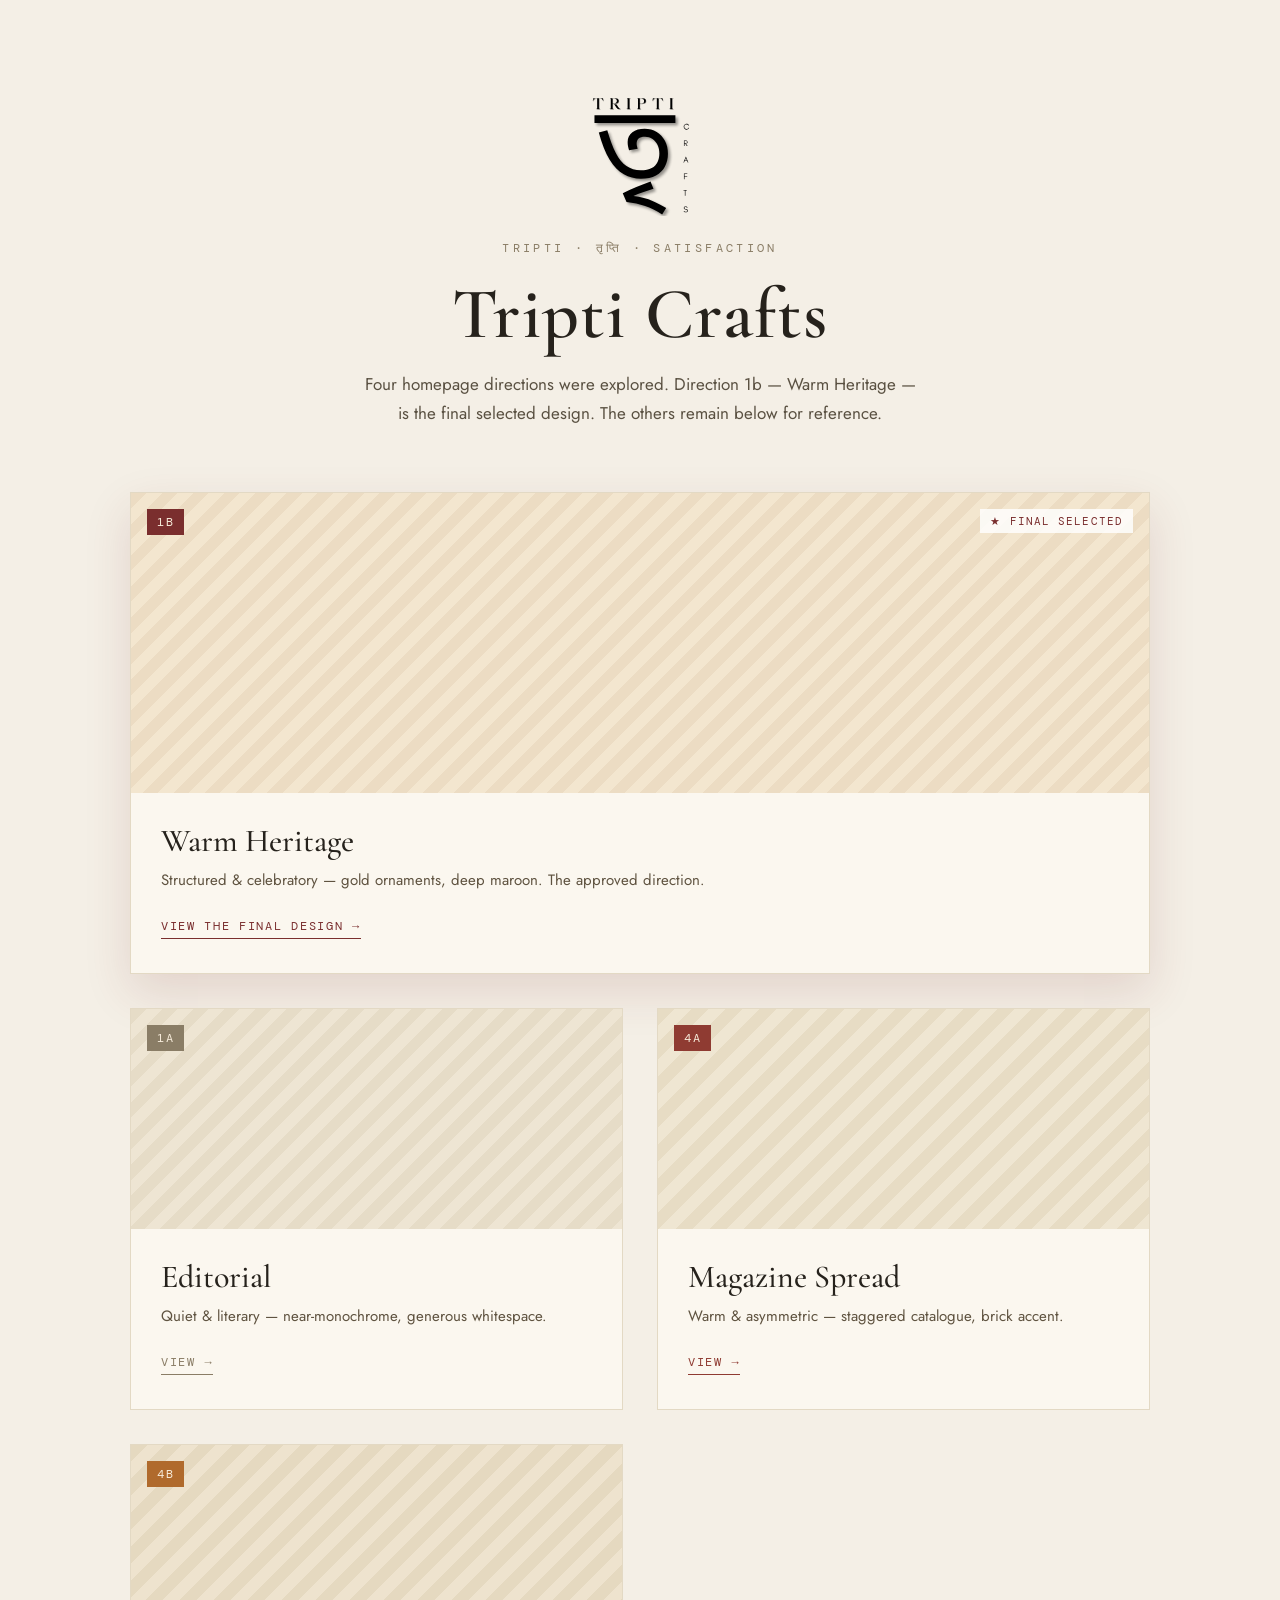
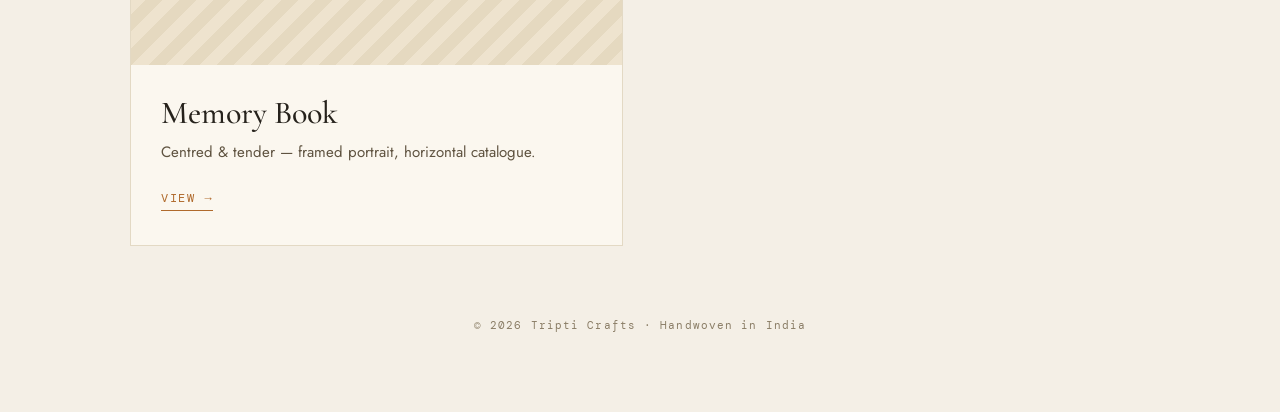
<file: site/index.html>
<!doctype html>
<html lang="en">
  <head>
    <meta charset="utf-8" />
    <meta name="viewport" content="width=device-width, initial-scale=1" />
    <title>Tripti Crafts — Homepage Directions</title>
    <link rel="preconnect" href="https://fonts.googleapis.com" />
    <link rel="preconnect" href="https://fonts.gstatic.com" crossorigin />
    <link
      href="https://fonts.googleapis.com/css2?family=Cormorant+Garamond:ital,wght@0,400;0,500;0,600;1,400;1,500&family=Jost:wght@300;400;500&family=Marcellus&family=DM+Mono:wght@400;500&display=swap"
      rel="stylesheet"
    />
    <link rel="stylesheet" href="index.css" />
  </head>
  <body>
    <main class="gallery">
      <header class="gallery__head">
        <img src="logo.svg" class="gallery__logo" alt="Tripti Crafts logo" />
        <p class="eyebrow">Tripti · तृप्ति · satisfaction</p>
        <h1 class="gallery__wordmark">Tripti Crafts</h1>
        <p class="gallery__sub">
          Four homepage directions were explored. Direction 1b — Warm Heritage —
          is the final selected design. The others remain below for reference.
        </p>
      </header>

      <ul class="cards">
        <li class="cards__final">
          <a
            class="card card--final"
            href="warm-heritage.html"
            style="--accent: #7a2e2e"
          >
            <span class="card__swatch swatch--1b"
              ><span class="card__badge">1b</span
              ><span class="card__fav">★ Final selected</span></span
            >
            <span class="card__body">
              <span class="card__name">Warm Heritage</span>
              <span class="card__desc"
                >Structured &amp; celebratory — gold ornaments, deep maroon. The
                approved direction.</span
              >
              <span class="card__cta">View the final design →</span>
            </span>
          </a>
        </li>
        <li>
          <a class="card" href="editorial.html" style="--accent: #8a7d66">
            <span class="card__swatch swatch--1a"
              ><span class="card__badge">1a</span></span
            >
            <span class="card__body">
              <span class="card__name">Editorial</span>
              <span class="card__desc"
                >Quiet &amp; literary — near-monochrome, generous
                whitespace.</span
              >
              <span class="card__cta">View →</span>
            </span>
          </a>
        </li>
        <li>
          <a class="card" href="magazine-spread.html" style="--accent: #8f3b32">
            <span class="card__swatch swatch--4a"
              ><span class="card__badge">4a</span></span
            >
            <span class="card__body">
              <span class="card__name">Magazine Spread</span>
              <span class="card__desc"
                >Warm &amp; asymmetric — staggered catalogue, brick
                accent.</span
              >
              <span class="card__cta">View →</span>
            </span>
          </a>
        </li>
        <li>
          <a class="card" href="memory-book.html" style="--accent: #b06a2c">
            <span class="card__swatch swatch--4b"
              ><span class="card__badge">4b</span></span
            >
            <span class="card__body">
              <span class="card__name">Memory Book</span>
              <span class="card__desc"
                >Centred &amp; tender — framed portrait, horizontal
                catalogue.</span
              >
              <span class="card__cta">View →</span>
            </span>
          </a>
        </li>
      </ul>

      <footer class="gallery__foot">
        © 2026 Tripti Crafts · Handwoven in India
      </footer>
    </main>
  </body>
</html>
</file>
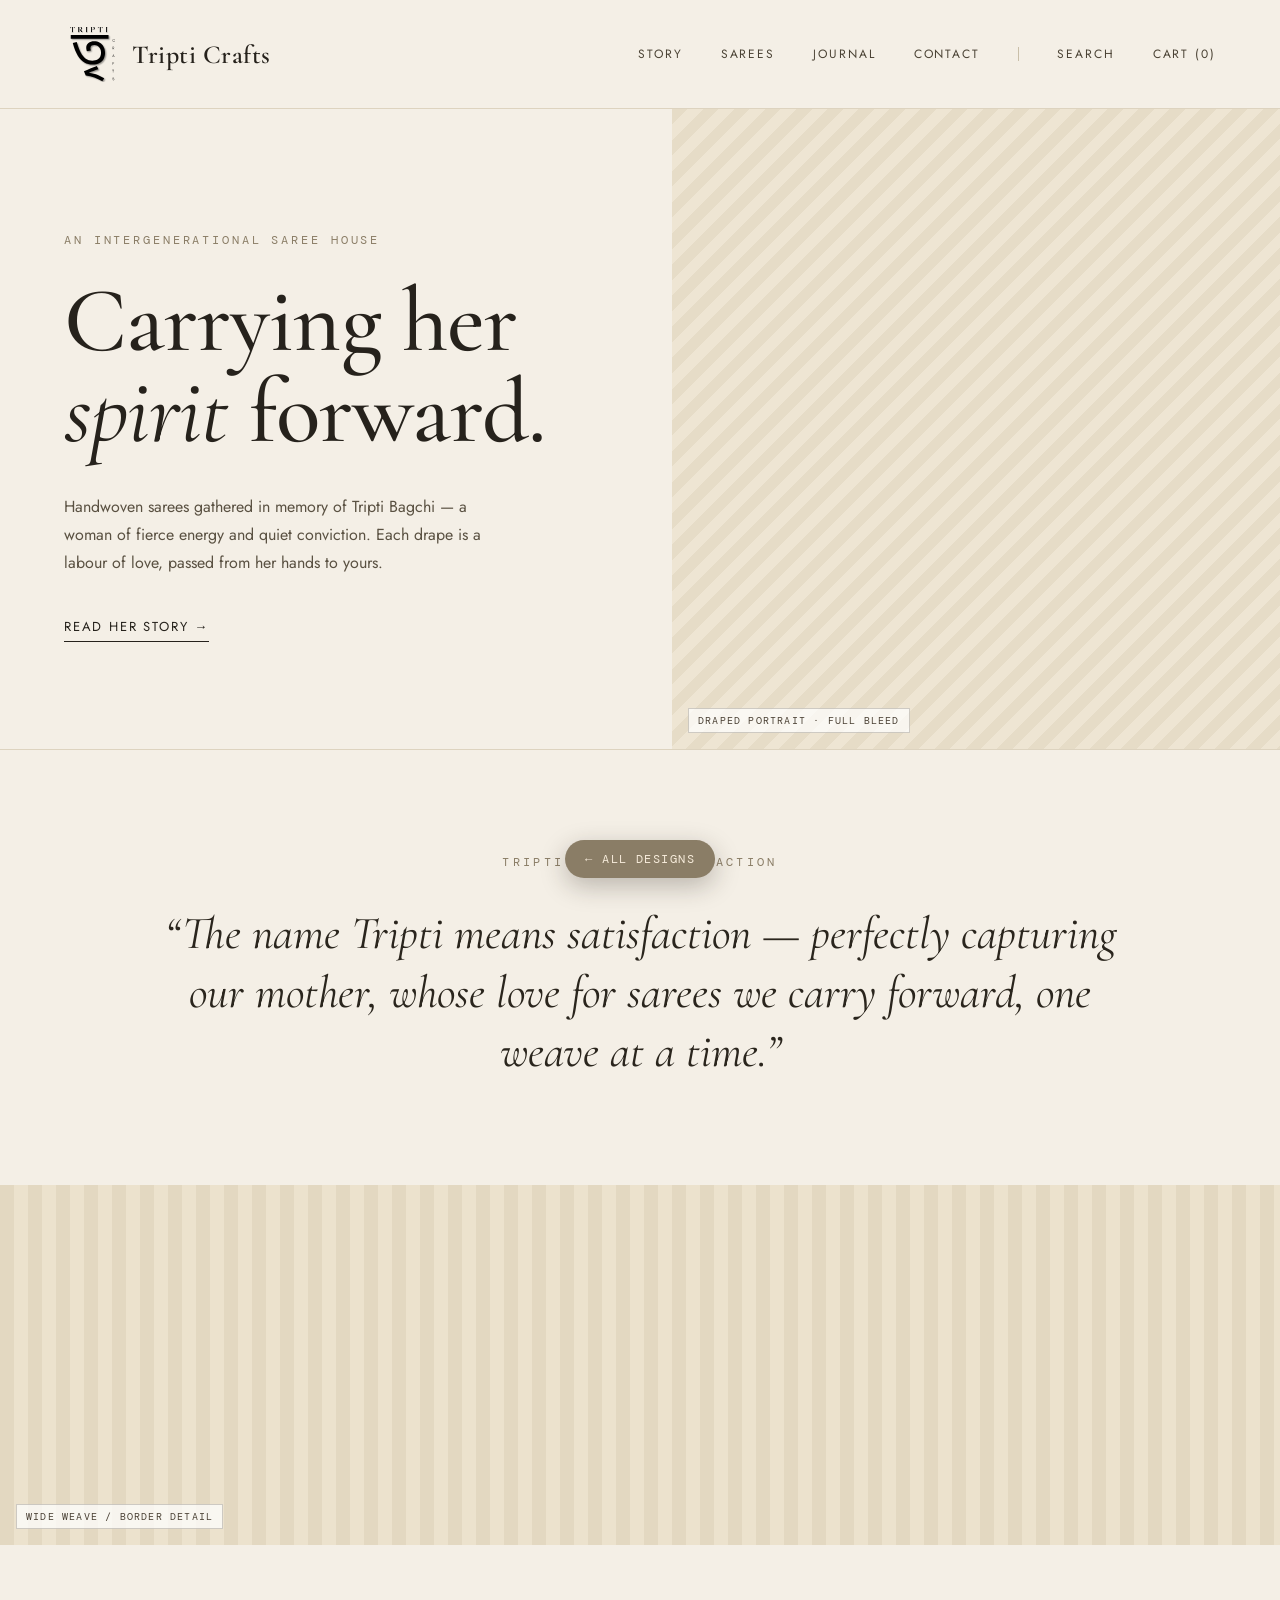
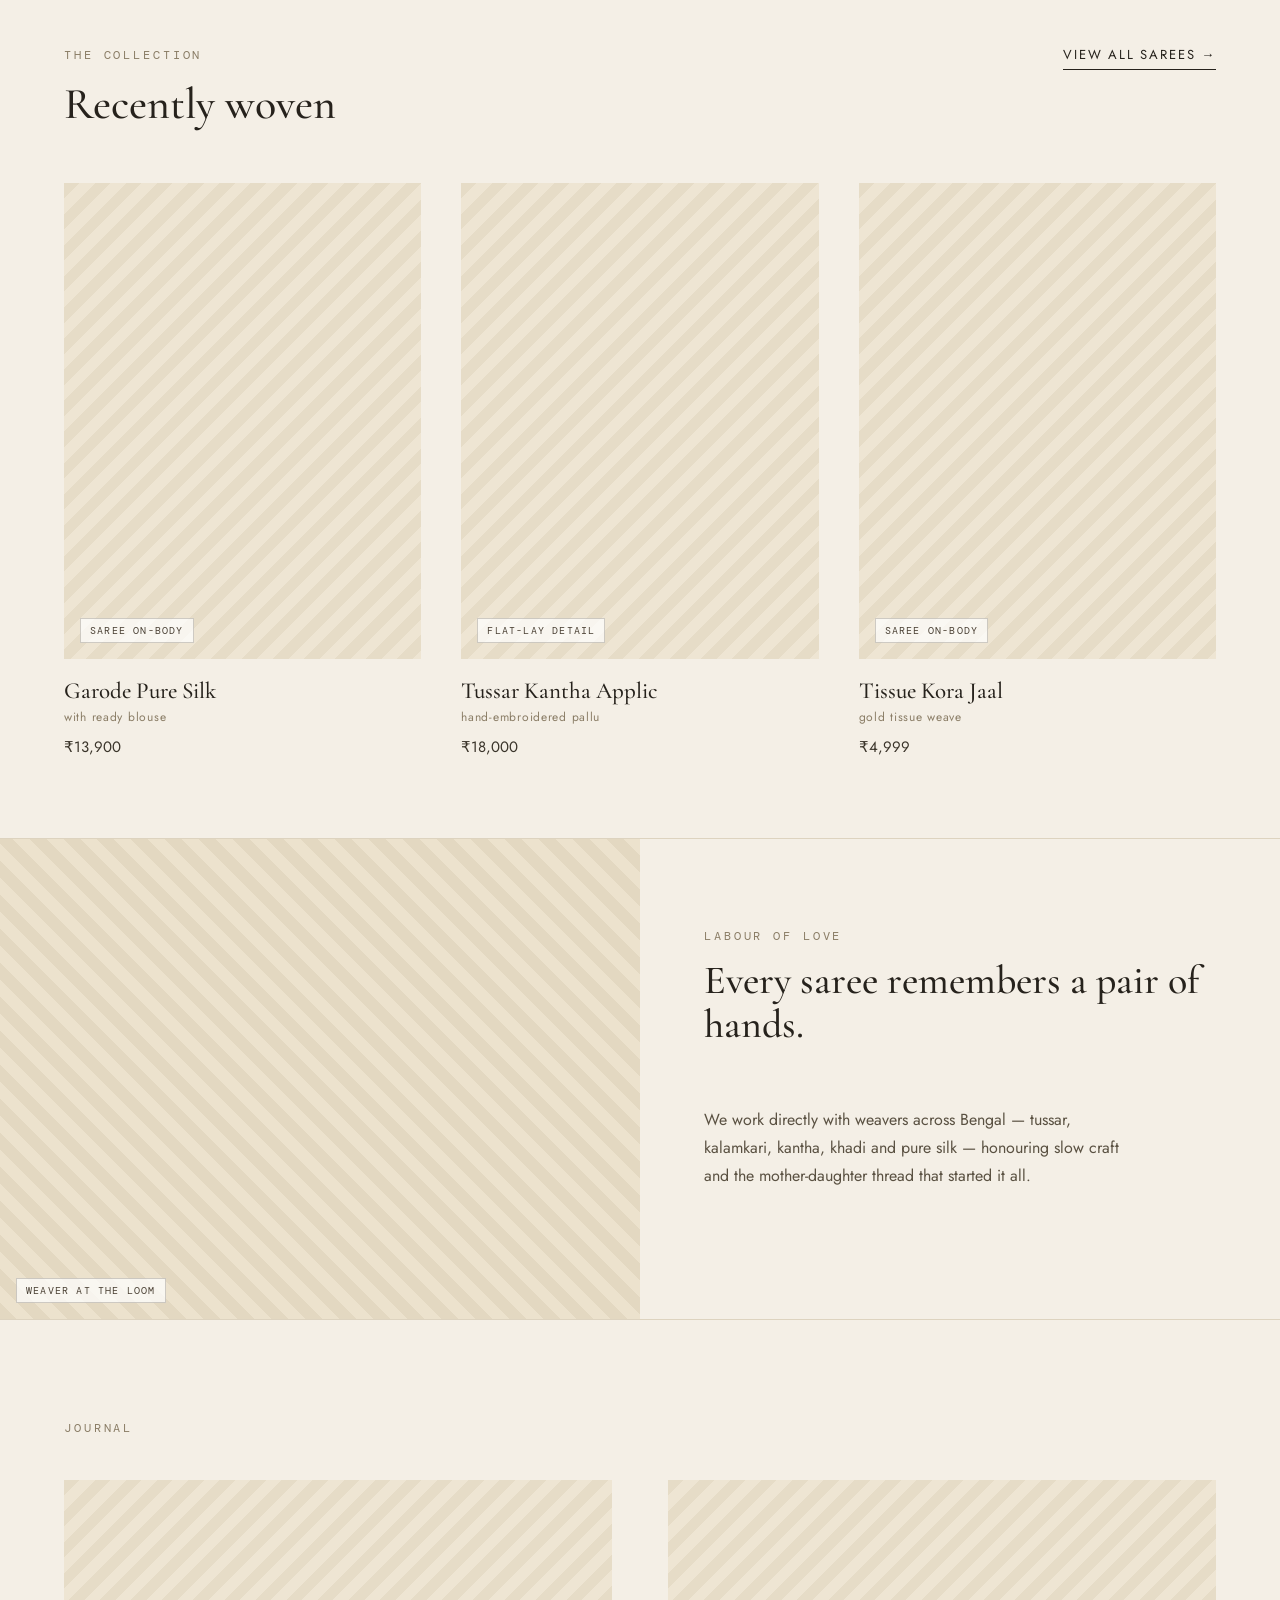
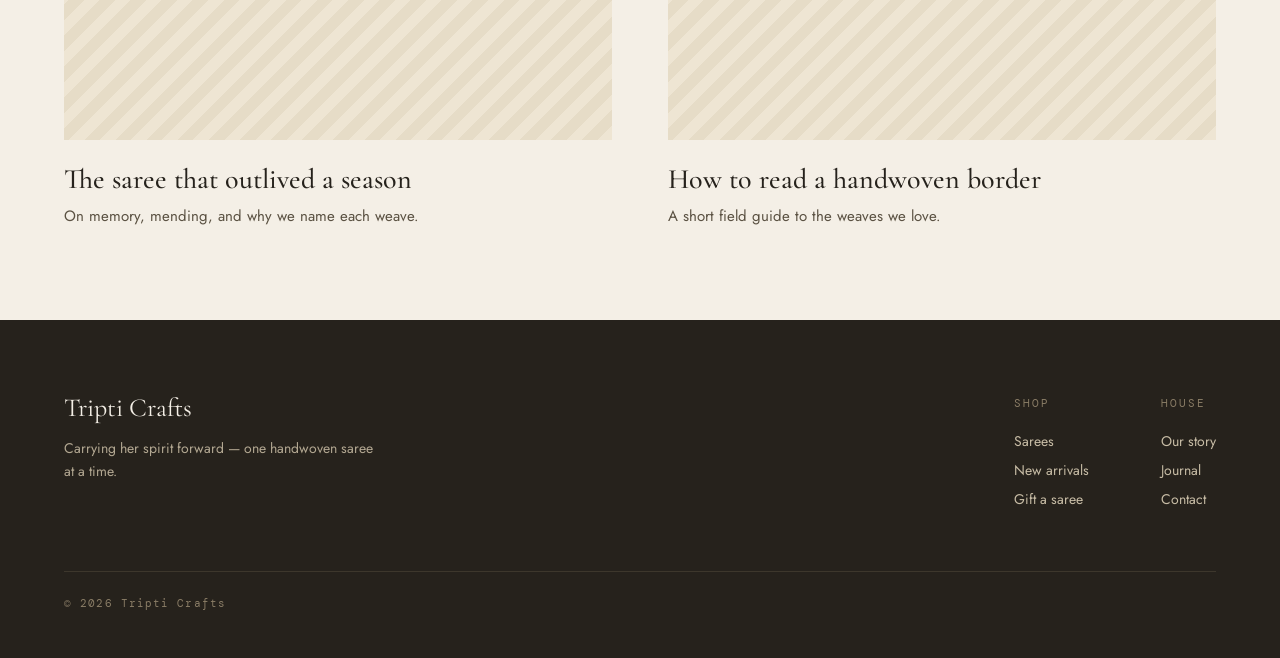
<file: site/editorial.html>
<!DOCTYPE html>
<html lang="en">
<head>
<meta charset="utf-8">
<meta name="viewport" content="width=device-width, initial-scale=1">
<title>Tripti Crafts — Editorial</title>
<link rel="preconnect" href="https://fonts.googleapis.com">
<link rel="preconnect" href="https://fonts.gstatic.com" crossorigin>
<link href="https://fonts.googleapis.com/css2?family=Cormorant+Garamond:ital,wght@0,400;0,500;0,600;1,400;1,500&family=Jost:wght@300;400;500&family=DM+Mono:wght@400;500&display=swap" rel="stylesheet">
<link rel="stylesheet" href="editorial.css">
</head>
<body>

<input type="checkbox" id="nav-toggle" class="nav-toggle" hidden>
<header class="hdr">
  <label for="nav-toggle" class="hdr__burger" aria-label="Toggle menu">☰</label>
  <a href="#" class="hdr__brand"><img src="logo.svg" class="hdr__logo" alt=""><span>Tripti Crafts</span></a>
  <nav class="hdr__nav">
    <a href="#">Story</a>
    <a href="#">Sarees</a>
    <a href="#">Journal</a>
    <a href="#">Contact</a>
    <span class="hdr__sep"></span>
    <a href="#">Search</a>
    <a href="#">Cart (0)</a>
  </nav>
  <a href="#" class="hdr__cart">Cart (0)</a>
</header>

<main>
  <!-- hero -->
  <section class="hero">
    <div class="hero__text">
      <p class="eyebrow eyebrow--accent">An intergenerational saree house</p>
      <h1 class="hero__title">Carrying her<br><em>spirit</em> forward.</h1>
      <p class="hero__body">Handwoven sarees gathered in memory of Tripti Bagchi — a woman of fierce energy and quiet conviction. Each drape is a labour of love, passed from her hands to yours.</p>
      <a href="#" class="link-underline">Read her story →</a>
    </div>
    <div class="hero__img ph">
      <span class="ph__cap">draped portrait · full bleed</span>
    </div>
  </section>

  <!-- pull quote -->
  <section class="quote">
    <p class="eyebrow">Tripti · तृप्ति · satisfaction</p>
    <blockquote class="quote__text">“The name Tripti means satisfaction — perfectly capturing our mother, whose love for sarees we carry forward, one weave at a time.”</blockquote>
  </section>

  <!-- weave detail band -->
  <section class="weave-band ph">
    <span class="ph__cap">wide weave / border detail</span>
  </section>

  <!-- featured -->
  <section class="featured">
    <div class="section-head">
      <div>
        <p class="eyebrow">The collection</p>
        <h2 class="section-title">Recently woven</h2>
      </div>
      <a href="#" class="link-underline">View all sarees →</a>
    </div>
    <div class="grid-3">
      <article class="product">
        <div class="product__img ph ratio-34"><span class="ph__cap">saree on-body</span></div>
        <h3 class="product__name">Garode Pure Silk</h3>
        <p class="product__sub">with ready blouse</p>
        <p class="product__price">₹13,900</p>
      </article>
      <article class="product">
        <div class="product__img ph ratio-34"><span class="ph__cap">flat-lay detail</span></div>
        <h3 class="product__name">Tussar Kantha Applic</h3>
        <p class="product__sub">hand-embroidered pallu</p>
        <p class="product__price">₹18,000</p>
      </article>
      <article class="product">
        <div class="product__img ph ratio-34"><span class="ph__cap">saree on-body</span></div>
        <h3 class="product__name">Tissue Kora Jaal</h3>
        <p class="product__sub">gold tissue weave</p>
        <p class="product__price">₹4,999</p>
      </article>
    </div>
  </section>

  <!-- labour of love -->
  <section class="split">
    <div class="split__img ph"><span class="ph__cap">weaver at the loom</span></div>
    <div class="split__text">
      <p class="eyebrow">Labour of love</p>
      <h2 class="split__title">Every saree remembers a pair of hands.</h2>
      <p class="hero__body">We work directly with weavers across Bengal — tussar, kalamkari, kantha, khadi and pure silk — honouring slow craft and the mother-daughter thread that started it all.</p>
    </div>
  </section>

  <!-- journal -->
  <section class="journal">
    <p class="eyebrow">Journal</p>
    <div class="grid-2">
      <article>
        <div class="journal__img ph"></div>
        <h3 class="journal__title">The saree that outlived a season</h3>
        <p class="journal__body">On memory, mending, and why we name each weave.</p>
      </article>
      <article>
        <div class="journal__img ph"></div>
        <h3 class="journal__title">How to read a handwoven border</h3>
        <p class="journal__body">A short field guide to the weaves we love.</p>
      </article>
    </div>
  </section>
</main>

<footer class="footer">
  <div class="footer__top">
    <div class="footer__brand">
      <div class="footer__wordmark">Tripti Crafts</div>
      <p class="footer__tag">Carrying her spirit forward — one handwoven saree at a time.</p>
    </div>
    <div class="footer__cols">
      <div>
        <div class="footer__label">Shop</div>
        <div>Sarees</div><div>New arrivals</div><div>Gift a saree</div>
      </div>
      <div>
        <div class="footer__label">House</div>
        <div>Our story</div><div>Journal</div><div>Contact</div>
      </div>
    </div>
  </div>
  <div class="footer__copy">© 2026 Tripti Crafts</div>
</footer>

<a href="index.html" class="back-to-gallery" aria-label="Back to all designs">← All designs</a>

</body>
</html>
</file>
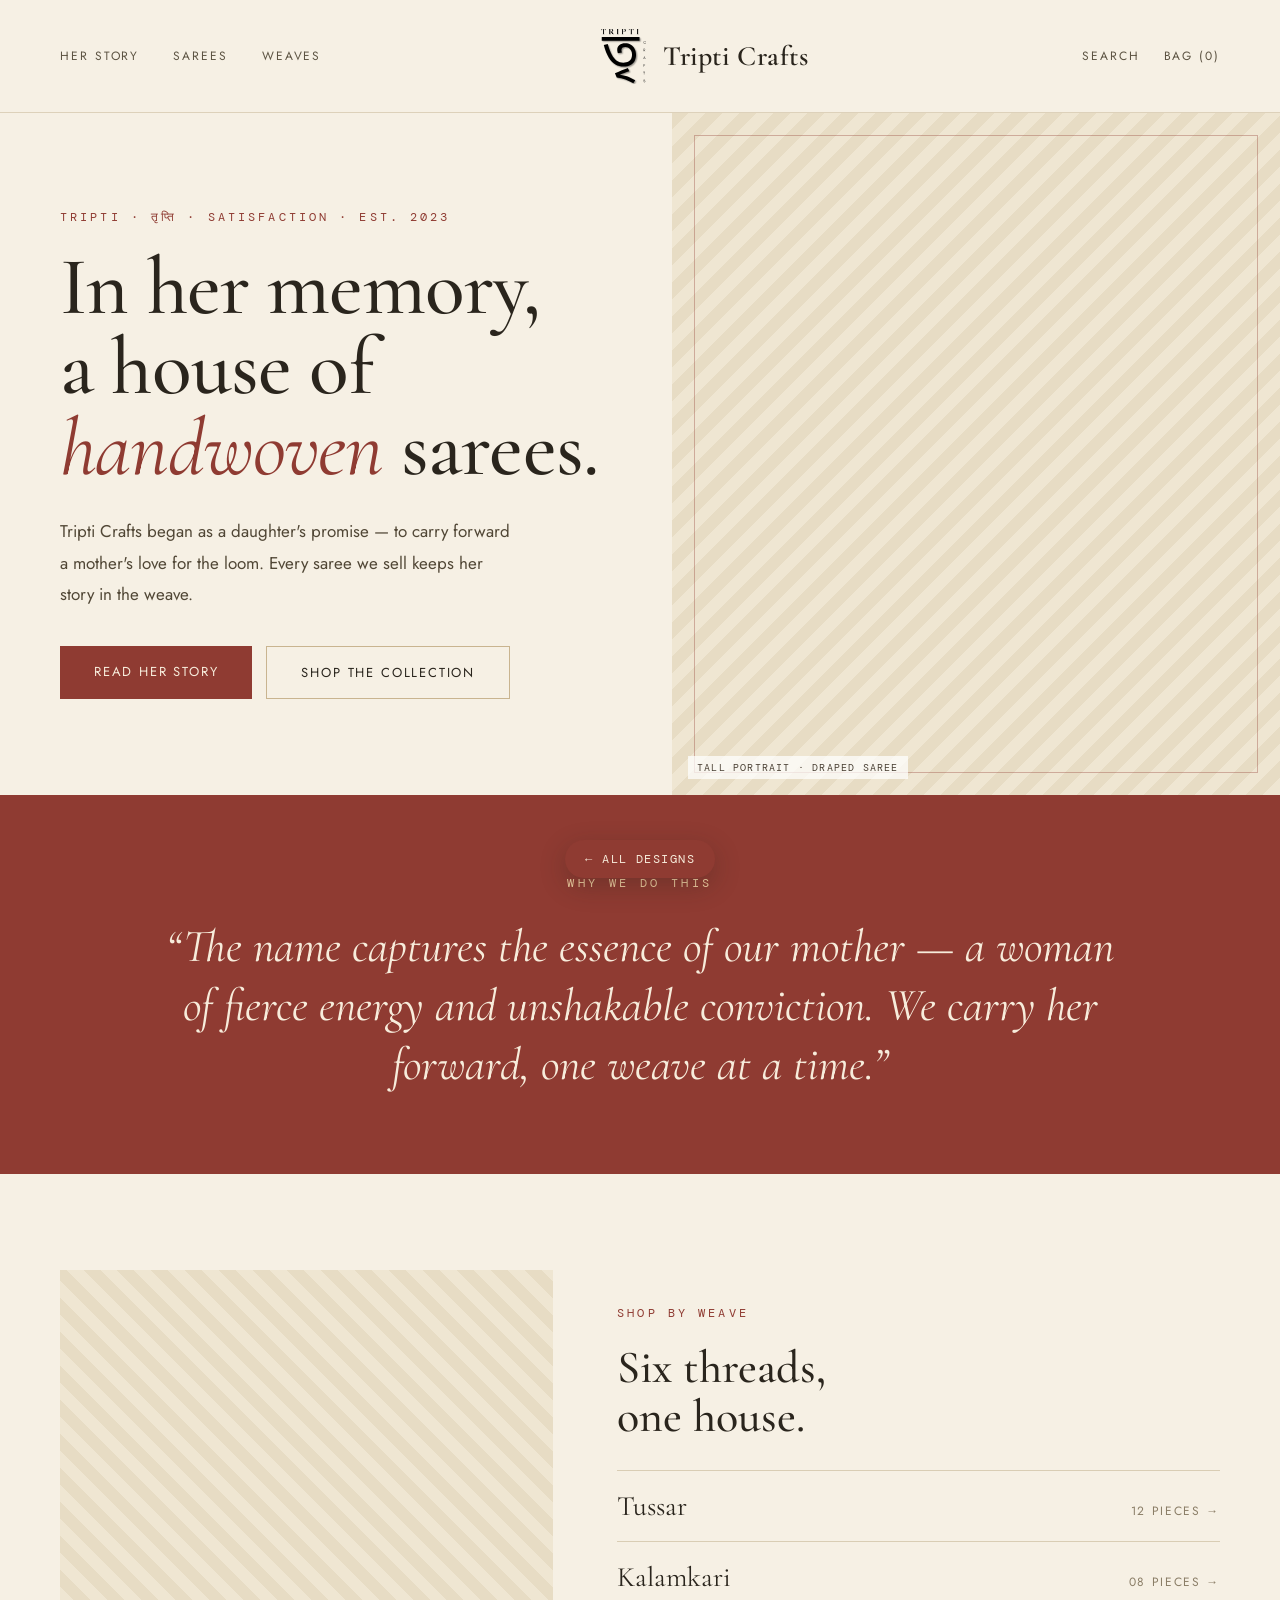
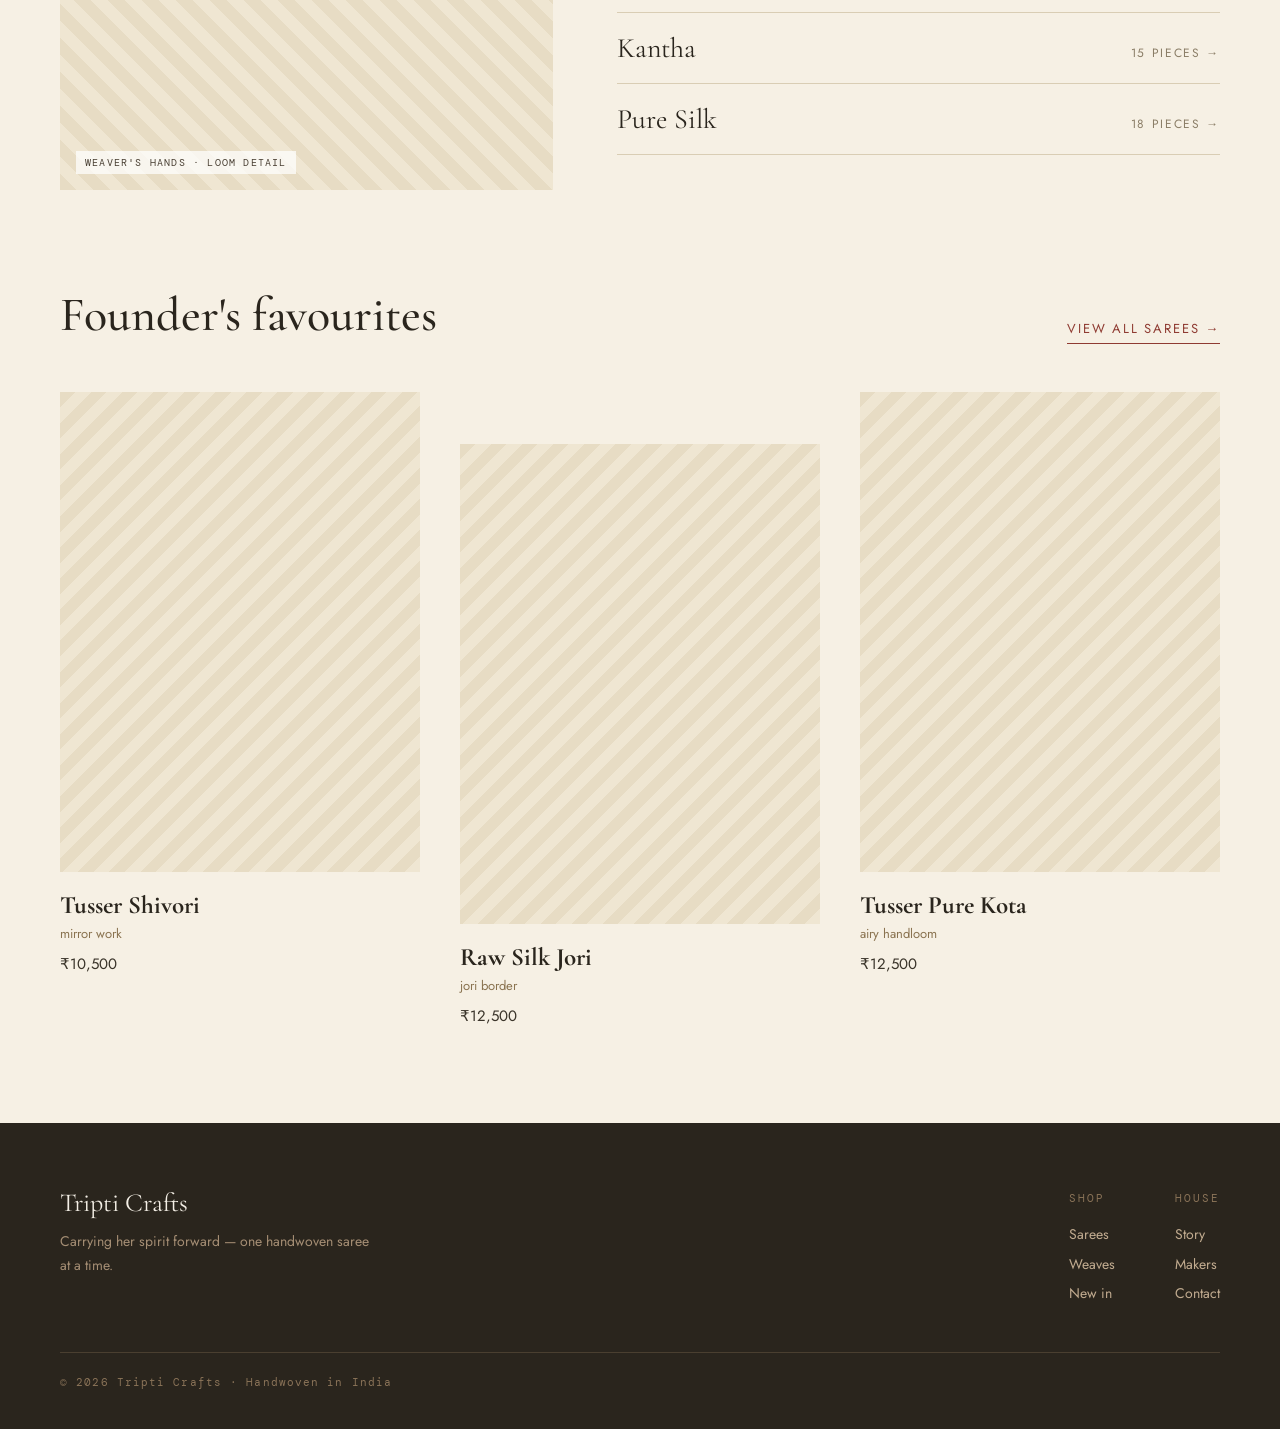
<file: site/magazine-spread.html>
<!DOCTYPE html>
<html lang="en">
<head>
<meta charset="utf-8">
<meta name="viewport" content="width=device-width, initial-scale=1">
<title>Tripti Crafts — Magazine Spread</title>
<link rel="preconnect" href="https://fonts.googleapis.com">
<link rel="preconnect" href="https://fonts.gstatic.com" crossorigin>
<link href="https://fonts.googleapis.com/css2?family=Cormorant+Garamond:ital,wght@0,400;0,500;0,600;1,400;1,500&family=Jost:wght@300;400;500&family=DM+Mono:wght@400;500&display=swap" rel="stylesheet">
<link rel="stylesheet" href="magazine-spread.css">
</head>
<body>

<input type="checkbox" id="nav-toggle" class="nav-toggle" hidden>
<header class="hdr">
  <label for="nav-toggle" class="hdr__burger" aria-label="Toggle menu">☰</label>
  <nav class="hdr__nav hdr__nav--left">
    <a href="#">Her Story</a>
    <a href="#">Sarees</a>
    <a href="#">Weaves</a>
  </nav>
  <a href="#" class="hdr__brand"><img src="logo.svg" class="hdr__logo" alt=""><span>Tripti Crafts</span></a>
  <nav class="hdr__nav hdr__nav--right">
    <a href="#">Search</a>
    <a href="#">Bag (0)</a>
  </nav>
  <a href="#" class="hdr__cart">Bag</a>
</header>

<main>
  <!-- asymmetric hero -->
  <section class="hero">
    <div class="hero__text">
      <p class="eyebrow eyebrow--accent">Tripti · तृप्ति · satisfaction · Est. 2023</p>
      <h1 class="hero__title">In her memory,<br>a house of<br><em>handwoven</em> sarees.</h1>
      <p class="hero__body">Tripti Crafts began as a daughter's promise — to carry forward a mother's love for the loom. Every saree we sell keeps her story in the weave.</p>
      <div class="btn-row">
        <a href="#" class="btn btn--solid">Read her story</a>
        <a href="#" class="btn btn--outline">Shop the collection</a>
      </div>
    </div>
    <div class="hero__img ph ph--135">
      <div class="orn-frame"></div>
      <span class="ph__cap">tall portrait · draped saree</span>
    </div>
  </section>

  <!-- pull quote band -->
  <section class="quote">
    <div class="quote__inner">
      <p class="eyebrow eyebrow--gold">Why we do this</p>
      <blockquote class="quote__text">“The name captures the essence of our mother — a woman of fierce energy and unshakable conviction. We carry her forward, one weave at a time.”</blockquote>
    </div>
  </section>

  <!-- offset image + weave list -->
  <section class="weaves">
    <div class="weaves__img ph ph--45"><span class="ph__cap">weaver's hands · loom detail</span></div>
    <div class="weaves__text">
      <p class="eyebrow eyebrow--accent">Shop by weave</p>
      <h2 class="weaves__title">Six threads,<br>one house.</h2>
      <div class="weave-list">
        <a href="#" class="weave-row"><span class="weave-row__name">Tussar</span><span class="weave-row__meta">12 pieces →</span></a>
        <a href="#" class="weave-row"><span class="weave-row__name">Kalamkari</span><span class="weave-row__meta">08 pieces →</span></a>
        <a href="#" class="weave-row"><span class="weave-row__name">Kantha</span><span class="weave-row__meta">15 pieces →</span></a>
        <a href="#" class="weave-row weave-row--last"><span class="weave-row__name">Pure Silk</span><span class="weave-row__meta">18 pieces →</span></a>
      </div>
    </div>
  </section>

  <!-- catalogue: staggered 3-up -->
  <section class="catalogue">
    <div class="section-head">
      <h2 class="section-title">Founder's favourites</h2>
      <a href="#" class="link-underline">View all sarees →</a>
    </div>
    <div class="grid-3">
      <article class="product">
        <div class="product__img ph ratio-34"></div>
        <h3 class="product__name">Tusser Shivori</h3>
        <p class="product__sub">mirror work</p>
        <p class="product__price">₹10,500</p>
      </article>
      <article class="product product--offset">
        <div class="product__img ph ratio-34"></div>
        <h3 class="product__name">Raw Silk Jori</h3>
        <p class="product__sub">jori border</p>
        <p class="product__price">₹12,500</p>
      </article>
      <article class="product">
        <div class="product__img ph ratio-34"></div>
        <h3 class="product__name">Tusser Pure Kota</h3>
        <p class="product__sub">airy handloom</p>
        <p class="product__price">₹12,500</p>
      </article>
    </div>
  </section>
</main>

<footer class="footer">
  <div class="footer__top">
    <div class="footer__brand">
      <div class="footer__wordmark">Tripti Crafts</div>
      <p class="footer__tag">Carrying her spirit forward — one handwoven saree at a time.</p>
    </div>
    <div class="footer__cols">
      <div><div class="footer__label">Shop</div><div>Sarees</div><div>Weaves</div><div>New in</div></div>
      <div><div class="footer__label">House</div><div>Story</div><div>Makers</div><div>Contact</div></div>
    </div>
  </div>
  <div class="footer__copy">© 2026 Tripti Crafts · Handwoven in India</div>
</footer>

<a href="index.html" class="back-to-gallery" aria-label="Back to all designs">← All designs</a>

</body>
</html>
</file>
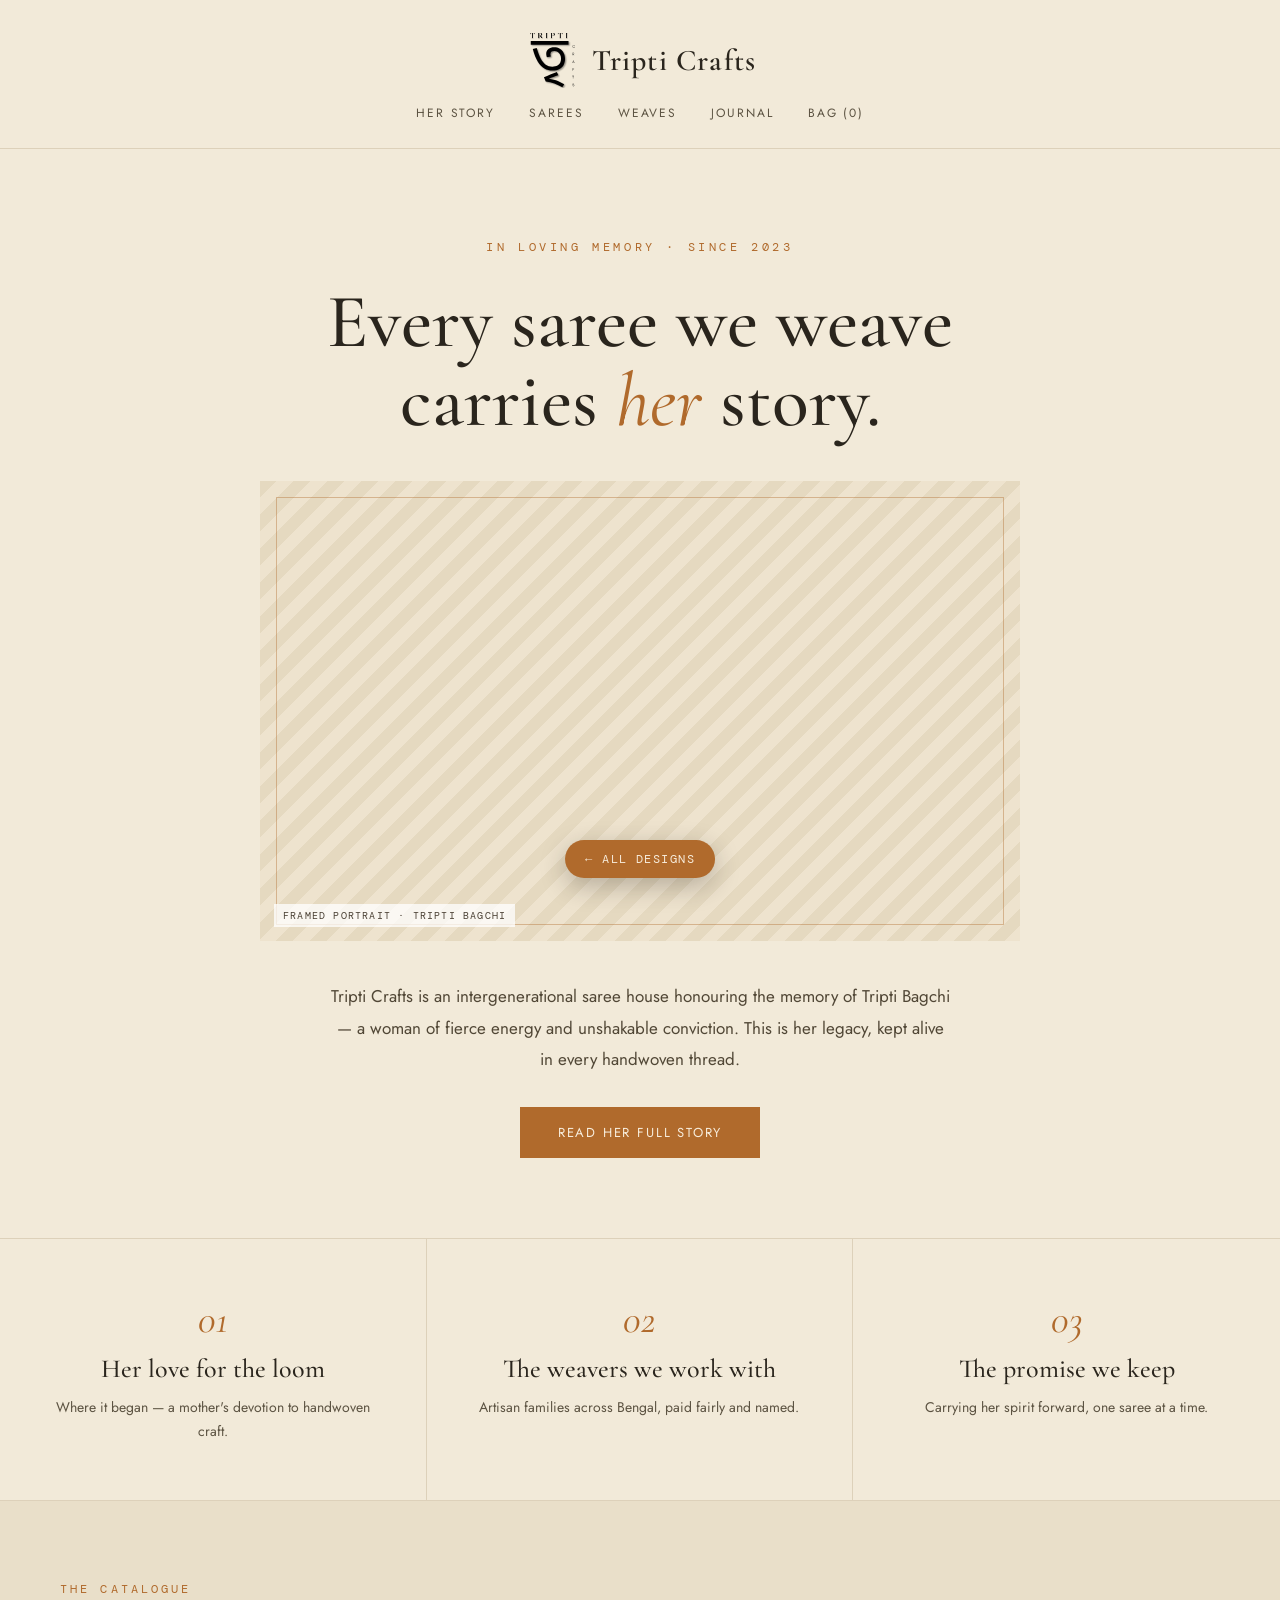
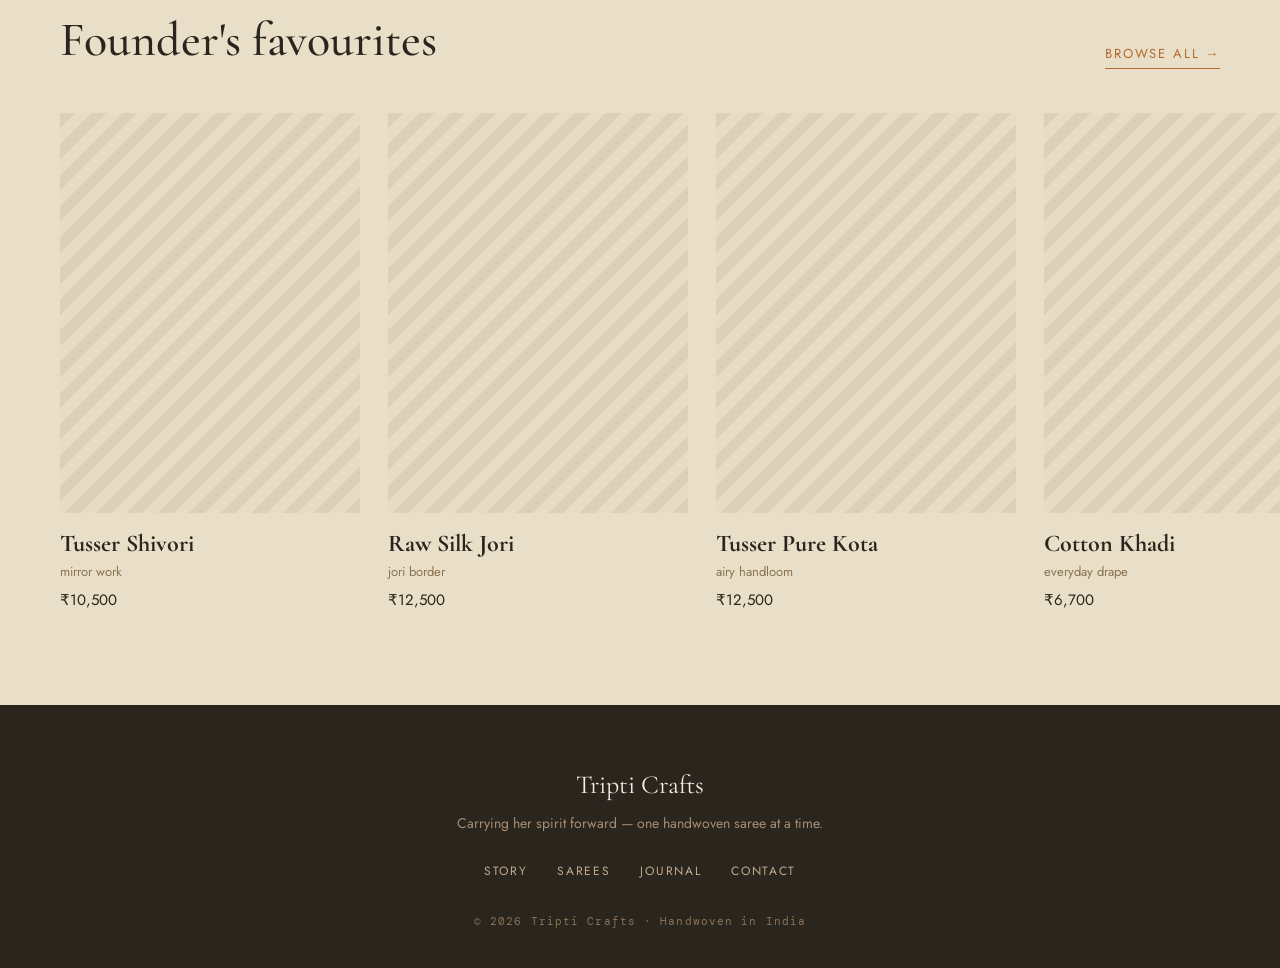
<file: site/memory-book.html>
<!DOCTYPE html>
<html lang="en">
<head>
<meta charset="utf-8">
<meta name="viewport" content="width=device-width, initial-scale=1">
<title>Tripti Crafts — Memory Book</title>
<link rel="preconnect" href="https://fonts.googleapis.com">
<link rel="preconnect" href="https://fonts.gstatic.com" crossorigin>
<link href="https://fonts.googleapis.com/css2?family=Cormorant+Garamond:ital,wght@0,400;0,500;0,600;1,400;1,500&family=Jost:wght@300;400;500&family=DM+Mono:wght@400;500&display=swap" rel="stylesheet">
<link rel="stylesheet" href="memory-book.css">
</head>
<body>

<input type="checkbox" id="nav-toggle" class="nav-toggle" hidden>
<header class="hdr">
  <div class="hdr__bar">
    <label for="nav-toggle" class="hdr__burger" aria-label="Toggle menu">☰</label>
    <a href="#" class="hdr__brand"><img src="logo.svg" class="hdr__logo" alt=""><span>Tripti Crafts</span></a>
    <a href="#" class="hdr__cart">Bag</a>
  </div>
  <nav class="hdr__nav">
    <a href="#">Her Story</a>
    <a href="#">Sarees</a>
    <a href="#">Weaves</a>
    <a href="#">Journal</a>
    <a href="#">Bag (0)</a>
  </nav>
</header>

<main>
  <!-- framed portrait opening -->
  <section class="opening">
    <p class="eyebrow eyebrow--accent">In loving memory · Since 2023</p>
    <h1 class="opening__title">Every saree we weave<br>carries <em>her</em> story.</h1>
    <div class="opening__frame">
      <div class="opening__img ph"></div>
      <div class="orn-frame"></div>
      <span class="ph__cap">framed portrait · Tripti Bagchi</span>
    </div>
    <p class="opening__body">Tripti Crafts is an intergenerational saree house honouring the memory of Tripti Bagchi — a woman of fierce energy and unshakable conviction. This is her legacy, kept alive in every handwoven thread.</p>
    <a href="#" class="btn btn--solid">Read her full story</a>
  </section>

  <!-- three chapters -->
  <section class="chapters">
    <div class="chapter">
      <div class="chapter__num">01</div>
      <h2 class="chapter__title">Her love for the loom</h2>
      <p class="chapter__body">Where it began — a mother's devotion to handwoven craft.</p>
    </div>
    <div class="chapter">
      <div class="chapter__num">02</div>
      <h2 class="chapter__title">The weavers we work with</h2>
      <p class="chapter__body">Artisan families across Bengal, paid fairly and named.</p>
    </div>
    <div class="chapter">
      <div class="chapter__num">03</div>
      <h2 class="chapter__title">The promise we keep</h2>
      <p class="chapter__body">Carrying her spirit forward, one saree at a time.</p>
    </div>
  </section>

  <!-- horizontal scrolling catalogue rail -->
  <section class="rail">
    <div class="rail__head">
      <div>
        <p class="eyebrow eyebrow--accent">The catalogue</p>
        <h2 class="rail__title">Founder's favourites</h2>
      </div>
      <a href="#" class="link-underline">Browse all →</a>
    </div>
    <div class="rail__track">
      <article class="rail__card">
        <div class="rail__img ph ratio-34"></div>
        <h3 class="rail__name">Tusser Shivori</h3>
        <p class="rail__sub">mirror work</p>
        <p class="rail__price">₹10,500</p>
      </article>
      <article class="rail__card">
        <div class="rail__img ph ratio-34"></div>
        <h3 class="rail__name">Raw Silk Jori</h3>
        <p class="rail__sub">jori border</p>
        <p class="rail__price">₹12,500</p>
      </article>
      <article class="rail__card">
        <div class="rail__img ph ratio-34"></div>
        <h3 class="rail__name">Tusser Pure Kota</h3>
        <p class="rail__sub">airy handloom</p>
        <p class="rail__price">₹12,500</p>
      </article>
      <article class="rail__card">
        <div class="rail__img ph ratio-34"></div>
        <h3 class="rail__name">Cotton Khadi</h3>
        <p class="rail__sub">everyday drape</p>
        <p class="rail__price">₹6,700</p>
      </article>
      <article class="rail__card">
        <div class="rail__img ph ratio-34"></div>
        <h3 class="rail__name">Kantha Silk</h3>
        <p class="rail__sub">running stitch</p>
        <p class="rail__price">₹9,200</p>
      </article>
    </div>
  </section>
</main>

<footer class="footer">
  <div class="footer__wordmark">Tripti Crafts</div>
  <p class="footer__tag">Carrying her spirit forward — one handwoven saree at a time.</p>
  <div class="footer__links">
    <a href="#">Story</a><a href="#">Sarees</a><a href="#">Journal</a><a href="#">Contact</a>
  </div>
  <div class="footer__copy">© 2026 Tripti Crafts · Handwoven in India</div>
</footer>

<a href="index.html" class="back-to-gallery" aria-label="Back to all designs">← All designs</a>

</body>
</html>
</file>
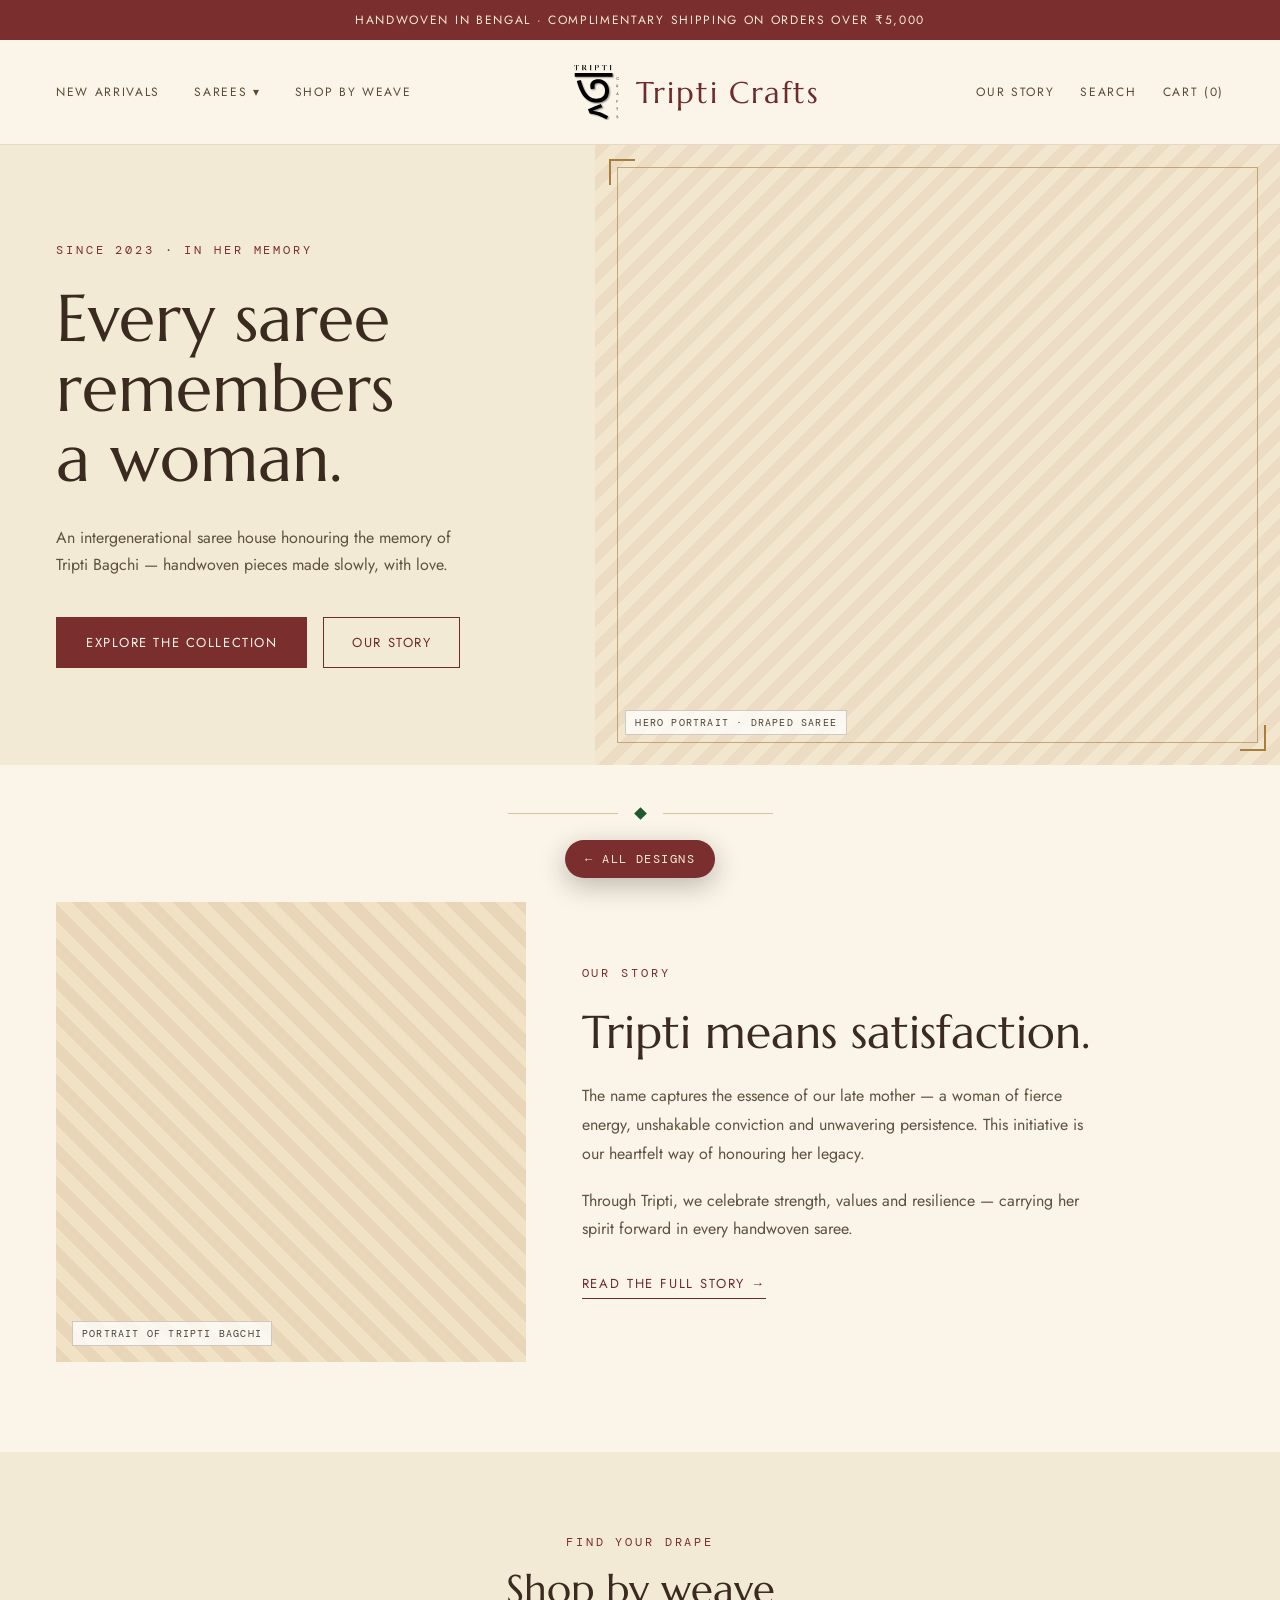
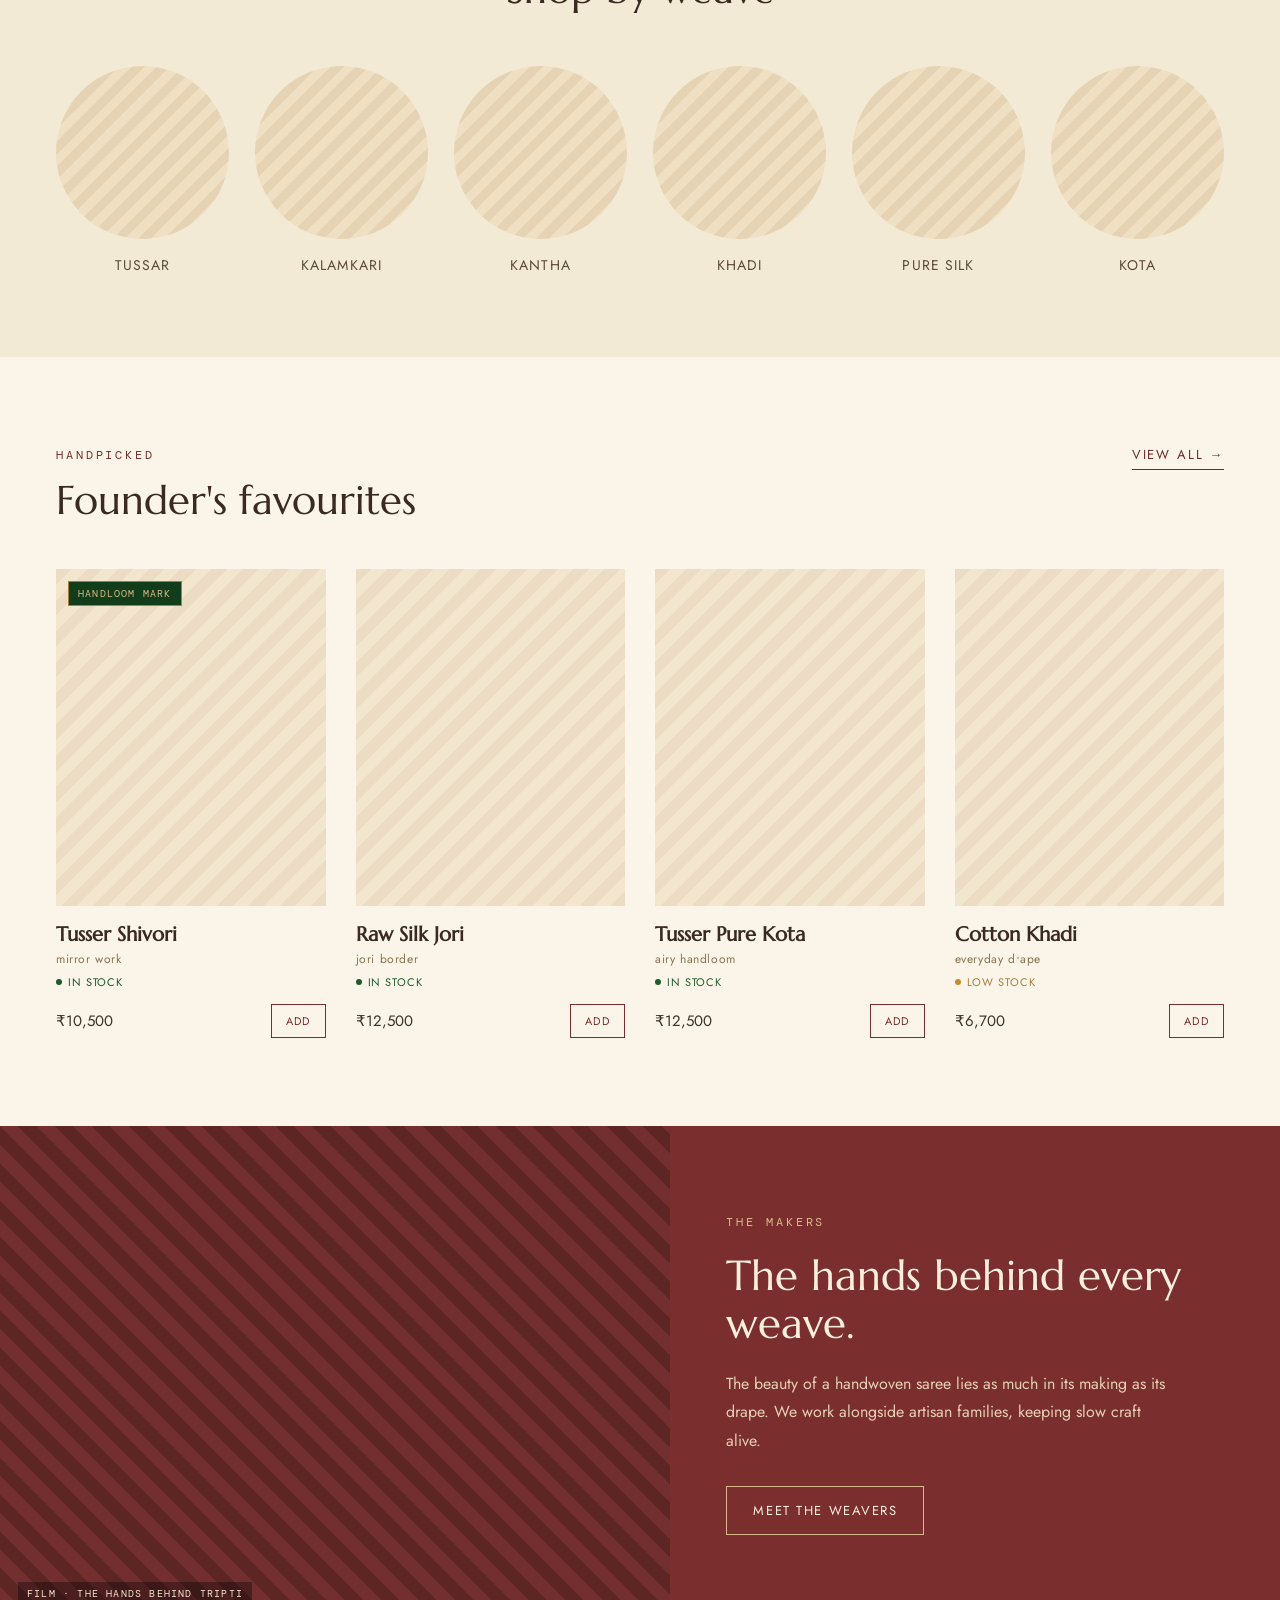
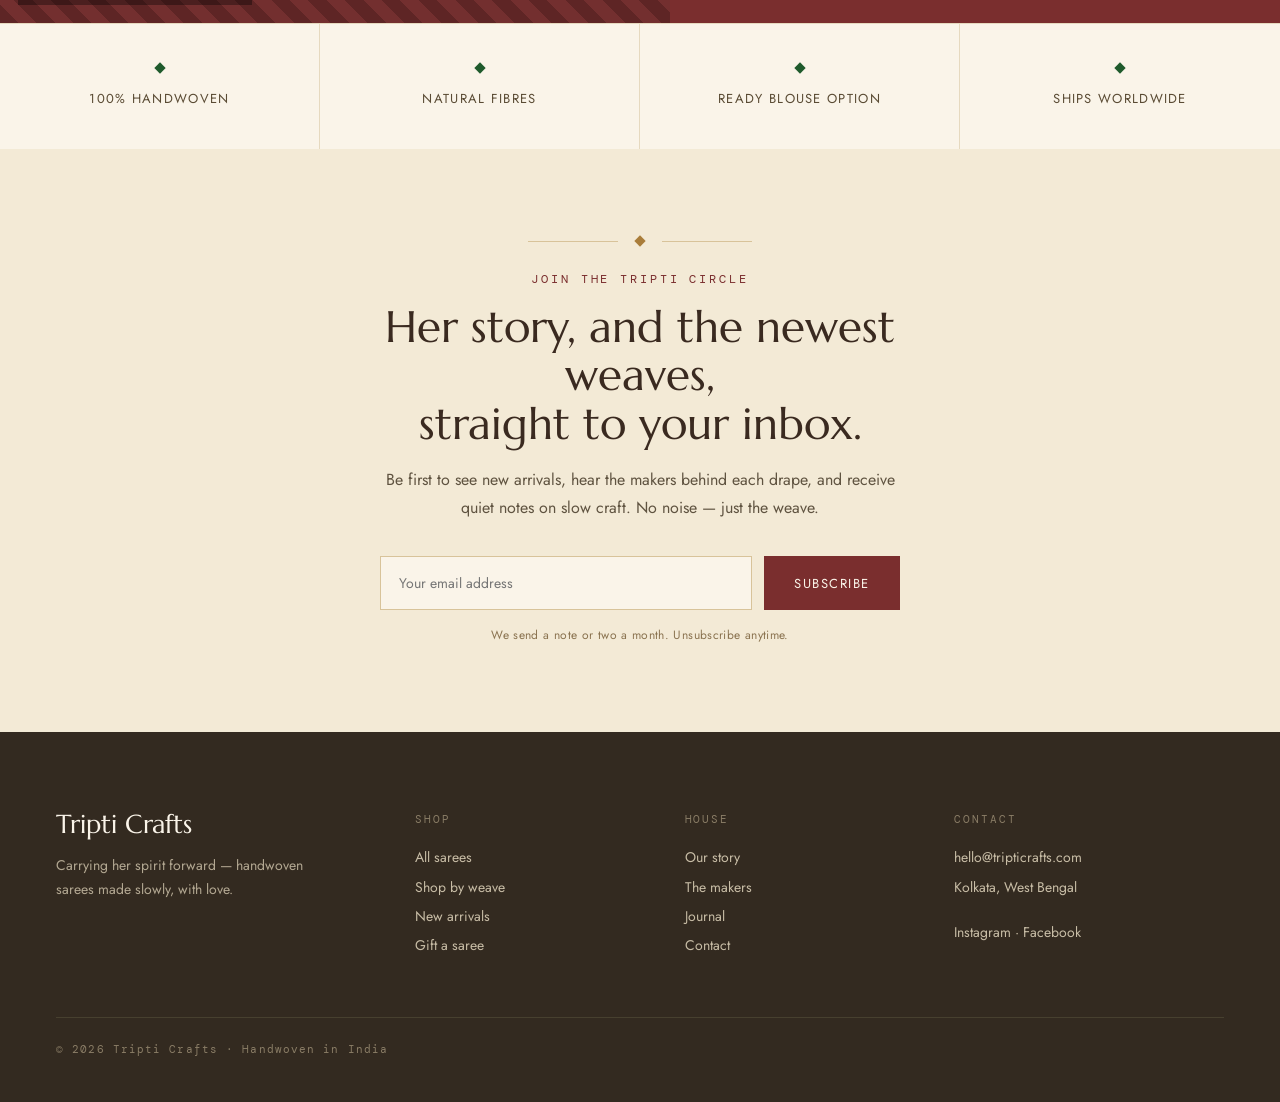
<file: site/warm-heritage.html>
<!DOCTYPE html>
<html lang="en">
<head>
<meta charset="utf-8">
<meta name="viewport" content="width=device-width, initial-scale=1">
<title>Tripti Crafts — Warm Heritage</title>
<link rel="preconnect" href="https://fonts.googleapis.com">
<link rel="preconnect" href="https://fonts.gstatic.com" crossorigin>
<link href="https://fonts.googleapis.com/css2?family=Marcellus&family=Noto+Serif+Bengali:wght@400;500&family=Jost:wght@300;400;500&family=DM+Mono:wght@400;500&display=swap" rel="stylesheet">
<link rel="stylesheet" href="warm-heritage.css">
</head>
<body>

<div class="announce">Handwoven in Bengal · Complimentary shipping on orders over ₹5,000</div>

<input type="checkbox" id="nav-toggle" class="nav-toggle" hidden>
<header class="hdr">
  <label for="nav-toggle" class="hdr__burger" aria-label="Toggle menu">☰</label>
  <nav class="hdr__nav hdr__nav--left">
    <a href="#">New Arrivals</a>
    <a href="#">Sarees ▾</a>
    <a href="#">Shop by Weave</a>
  </nav>
  <a href="#" class="hdr__brand"><img src="logo.svg" class="hdr__logo" alt=""><span>Tripti Crafts</span></a>
  <nav class="hdr__nav hdr__nav--right">
    <a href="#">Our Story</a>
    <a href="#">Search</a>
    <a href="#">Cart (0)</a>
  </nav>
  <a href="#" class="hdr__cart">Cart</a>
</header>

<main>
  <!-- hero -->
  <section class="hero">
    <div class="hero__text">
      <p class="eyebrow eyebrow--accent">Since 2023 · In her memory</p>
      <h1 class="hero__title">Every saree<br>remembers<br>a woman.</h1>
      <p class="hero__body">An intergenerational saree house honouring the memory of Tripti Bagchi — handwoven pieces made slowly, with love.</p>
      <div class="btn-row">
        <a href="#" class="btn btn--solid">Explore the collection</a>
        <a href="#" class="btn btn--outline">Our story</a>
      </div>
    </div>
    <div class="hero__img ph">
      <div class="orn-frame"></div>
      <div class="orn-corner orn-corner--tl"></div>
      <div class="orn-corner orn-corner--br"></div>
      <span class="ph__cap">hero portrait · draped saree</span>
    </div>
  </section>

  <!-- divider ornament -->
  <div class="divider">
    <span class="divider__line"></span>
    <span class="divider__diamond"></span>
    <span class="divider__line"></span>
  </div>

  <!-- story ribbon -->
  <section class="story">
    <div class="story__img ph"><span class="ph__cap">portrait of Tripti Bagchi</span></div>
    <div class="story__text">
      <p class="eyebrow eyebrow--accent">Our story</p>
      <h2 class="story__title">Tripti means satisfaction.</h2>
      <p class="body">The name captures the essence of our late mother — a woman of fierce energy, unshakable conviction and unwavering persistence. This initiative is our heartfelt way of honouring her legacy.</p>
      <p class="body">Through Tripti, we celebrate strength, values and resilience — carrying her spirit forward in every handwoven saree.</p>
      <a href="#" class="link-underline">Read the full story →</a>
    </div>
  </section>

  <!-- shop by weave -->
  <section class="weave">
    <div class="weave__head">
      <p class="eyebrow eyebrow--accent">Find your drape</p>
      <h2 class="section-title">Shop by weave</h2>
    </div>
    <div class="weave__grid">
      <div class="weave__item"><div class="weave__circle"></div><div class="weave__label">Tussar</div></div>
      <div class="weave__item"><div class="weave__circle"></div><div class="weave__label">Kalamkari</div></div>
      <div class="weave__item"><div class="weave__circle"></div><div class="weave__label">Kantha</div></div>
      <div class="weave__item"><div class="weave__circle"></div><div class="weave__label">Khadi</div></div>
      <div class="weave__item"><div class="weave__circle"></div><div class="weave__label">Pure Silk</div></div>
      <div class="weave__item"><div class="weave__circle"></div><div class="weave__label">Kota</div></div>
    </div>
  </section>

  <!-- founder favourites -->
  <section class="favourites">
    <div class="section-head">
      <div>
        <p class="eyebrow eyebrow--accent">Handpicked</p>
        <h2 class="section-title">Founder's favourites</h2>
      </div>
      <a href="#" class="link-underline">View all →</a>
    </div>
    <div class="grid-4">
      <article class="product">
        <div class="product__img ph ratio-45"><span class="mark">Handloom mark</span></div>
        <h3 class="product__name">Tusser Shivori</h3>
        <p class="product__sub">mirror work</p>
        <div class="stock"><span class="stock__dot"></span><span class="stock__label">In stock</span></div>
        <div class="product__foot"><span class="product__price">₹10,500</span><a href="#" class="add">Add</a></div>
      </article>
      <article class="product">
        <div class="product__img ph ratio-45"></div>
        <h3 class="product__name">Raw Silk Jori</h3>
        <p class="product__sub">jori border</p>
        <div class="stock"><span class="stock__dot"></span><span class="stock__label">In stock</span></div>
        <div class="product__foot"><span class="product__price">₹12,500</span><a href="#" class="add">Add</a></div>
      </article>
      <article class="product">
        <div class="product__img ph ratio-45"></div>
        <h3 class="product__name">Tusser Pure Kota</h3>
        <p class="product__sub">airy handloom</p>
        <div class="stock"><span class="stock__dot"></span><span class="stock__label">In stock</span></div>
        <div class="product__foot"><span class="product__price">₹12,500</span><a href="#" class="add">Add</a></div>
      </article>
      <article class="product">
        <div class="product__img ph ratio-45"></div>
        <h3 class="product__name">Cotton Khadi</h3>
        <p class="product__sub">everyday drape</p>
        <div class="stock stock--low"><span class="stock__dot"></span><span class="stock__label">Low stock</span></div>
        <div class="product__foot"><span class="product__price">₹6,700</span><a href="#" class="add">Add</a></div>
      </article>
    </div>
  </section>

  <!-- hands behind -->
  <section class="makers">
    <div class="makers__img"><span class="ph__cap ph__cap--dark">film · the hands behind Tripti</span></div>
    <div class="makers__text">
      <p class="eyebrow eyebrow--gold">The makers</p>
      <h2 class="makers__title">The hands behind every weave.</h2>
      <p class="makers__body">The beauty of a handwoven saree lies as much in its making as its drape. We work alongside artisan families, keeping slow craft alive.</p>
      <a href="#" class="btn btn--outline-gold">Meet the weavers</a>
    </div>
  </section>

  <!-- values strip -->
  <section class="values">
    <div class="values__cell"><span class="values__diamond"></span><span class="values__label">100% Handwoven</span></div>
    <div class="values__cell"><span class="values__diamond"></span><span class="values__label">Natural Fibres</span></div>
    <div class="values__cell"><span class="values__diamond"></span><span class="values__label">Ready Blouse Option</span></div>
    <div class="values__cell"><span class="values__diamond"></span><span class="values__label">Ships Worldwide</span></div>
  </section>

  <!-- newsletter -->
  <section class="newsletter-sec">
    <div class="divider">
      <span class="divider__line divider__line--sm"></span>
      <span class="divider__diamond divider__diamond--gold"></span>
      <span class="divider__line divider__line--sm"></span>
    </div>
    <p class="eyebrow eyebrow--accent">Join the Tripti circle</p>
    <h2 class="newsletter-sec__title">Her story, and the newest weaves,<br>straight to your inbox.</h2>
    <p class="newsletter-sec__body">Be first to see new arrivals, hear the makers behind each drape, and receive quiet notes on slow craft. No noise — just the weave.</p>
    <form class="subscribe" onsubmit="return false">
      <input type="email" placeholder="Your email address" aria-label="Email address">
      <button type="submit">Subscribe</button>
    </form>
    <p class="newsletter-sec__fine">We send a note or two a month. Unsubscribe anytime.</p>
  </section>
</main>

<footer class="footer">
  <div class="footer__grid">
    <div class="footer__brand">
      <div class="footer__wordmark">Tripti Crafts</div>
      <p class="footer__tag">Carrying her spirit forward — handwoven sarees made slowly, with love.</p>
    </div>
    <div class="footer__col">
      <div class="footer__label">Shop</div>
      <div>All sarees</div><div>Shop by weave</div><div>New arrivals</div><div>Gift a saree</div>
    </div>
    <div class="footer__col">
      <div class="footer__label">House</div>
      <div>Our story</div><div>The makers</div><div>Journal</div><div>Contact</div>
    </div>
    <div class="footer__col">
      <div class="footer__label">Contact</div>
      <div>hello@tripticrafts.com</div><div>Kolkata, West Bengal</div>
      <div class="footer__social"><a href="#">Instagram</a> · <a href="#">Facebook</a></div>
    </div>
  </div>
  <div class="footer__copy">© 2026 Tripti Crafts · Handwoven in India</div>
</footer>

<a href="index.html" class="back-to-gallery" aria-label="Back to all designs">← All designs</a>

</body>
</html>
</file>
<file: site/index.css>
* { box-sizing: border-box; }
body {
  margin: 0;
  -webkit-font-smoothing: antialiased;
  text-rendering: optimizeLegibility;
  font-family: 'Jost', sans-serif;
  background: #f4efe6;
  color: #26221c;
}
a { text-decoration: none; color: inherit; }
img { display: block; max-width: 100%; }

.eyebrow {
  font-family: 'DM Mono', monospace;
  font-size: 12px;
  letter-spacing: .28em;
  text-transform: uppercase;
  color: #8a7d66;
  margin: 0 0 22px;
}

.gallery {
  max-width: 1100px;
  margin: 0 auto;
  padding: 96px 40px 80px;
}
.gallery__head { text-align: center; margin-bottom: 64px; }
.gallery__logo { height: 120px; width: auto; margin: 0 auto 24px; }
.gallery__wordmark {
  font-family: 'Cormorant Garamond', serif;
  font-weight: 600;
  font-size: 72px;
  letter-spacing: .02em;
  margin: 0 0 20px;
  line-height: 1;
}
.gallery__sub {
  font-size: 17px;
  line-height: 1.7;
  color: #5a5142;
  max-width: 560px;
  margin: 0 auto;
}

.cards {
  list-style: none;
  margin: 0;
  padding: 0;
  display: grid;
  grid-template-columns: 1fr 1fr;
  gap: 34px;
}

.cards__final { grid-column: 1 / -1; }
.card--final {
  border-color: var(--accent);
  box-shadow: 0 18px 44px rgba(122, 46, 46, .14);
}
.card--final .card__swatch { height: 300px; }

.card {
  display: block;
  background: #fbf7ef;
  border: 1px solid #e3d9c4;
  overflow: hidden;
  transition: transform .18s ease, box-shadow .18s ease;
  height: 100%;
}
.card:hover {
  transform: translateY(-4px);
  box-shadow: 0 24px 60px rgba(40, 34, 26, .16);
}

.card__swatch {
  position: relative;
  display: block;
  height: 220px;
}
.swatch--1a { background: repeating-linear-gradient(135deg,#e6dcc7,#e6dcc7 11px,#eee5d3 11px,#eee5d3 22px); }
.swatch--1b { background: repeating-linear-gradient(135deg,#ecdcc3,#ecdcc3 11px,#f3e6cf 11px,#f3e6cf 22px); }
.swatch--4a { background: repeating-linear-gradient(135deg,#e7dcc4,#e7dcc4 12px,#efe6d2 12px,#efe6d2 24px); }
.swatch--4b { background: repeating-linear-gradient(135deg,#e5d9c0,#e5d9c0 12px,#eee3ce 12px,#eee3ce 24px); }

.card__badge {
  position: absolute;
  top: 16px;
  left: 16px;
  background: var(--accent);
  color: #f7ecdb;
  font-family: 'DM Mono', monospace;
  font-size: 12px;
  letter-spacing: .14em;
  text-transform: uppercase;
  padding: 5px 10px;
}
.card__fav {
  position: absolute;
  top: 16px;
  right: 16px;
  background: rgba(255,255,255,.82);
  color: var(--accent);
  font-family: 'DM Mono', monospace;
  font-size: 11px;
  letter-spacing: .1em;
  text-transform: uppercase;
  padding: 5px 10px;
}

.card__body { display: block; padding: 30px 30px 34px; }
.card__name {
  display: block;
  font-family: 'Cormorant Garamond', serif;
  font-weight: 500;
  font-size: 32px;
  line-height: 1.1;
}
.card__desc {
  display: block;
  font-size: 15px;
  line-height: 1.65;
  color: #5f5340;
  margin: 10px 0 20px;
}
.card__cta {
  display: inline-block;
  font-family: 'DM Mono', monospace;
  font-size: 12px;
  letter-spacing: .14em;
  text-transform: uppercase;
  color: var(--accent);
  border-bottom: 1px solid var(--accent);
  padding-bottom: 4px;
}

.gallery__foot {
  text-align: center;
  margin-top: 72px;
  font-family: 'DM Mono', monospace;
  font-size: 11px;
  letter-spacing: .1em;
  color: #8a7d66;
}

@media (max-width: 768px) {
  .gallery { padding: 56px 22px 56px; }
  .gallery__wordmark { font-size: 46px; }
  .gallery__logo { height: 88px; }
  .gallery__sub { font-size: 15px; }
  .gallery__head { margin-bottom: 40px; }
  .cards { grid-template-columns: 1fr; gap: 24px; }
  .card__swatch { height: 170px; }
  .card__body { padding: 24px 22px 26px; }
  .card__name { font-size: 27px; }
}
</file>
<file: site/editorial.css>
/* ===== Direction 1a — Editorial · accent #8a7d66 ===== */
* { box-sizing: border-box; }
body {
  margin: 0;
  -webkit-font-smoothing: antialiased;
  text-rendering: optimizeLegibility;
  font-family: 'Jost', sans-serif;
  background: #f4efe6;
  color: #26221c;
}
a { color: #6e2b2b; text-decoration: none; }
a:hover { color: #a97d3a; }
img { display: block; max-width: 100%; }

/* placeholders */
.ph {
  position: relative;
  background: repeating-linear-gradient(135deg,#e6dcc7,#e6dcc7 11px,#eee5d3 11px,#eee5d3 22px);
  display: flex;
  align-items: flex-end;
}
.ph__cap {
  font-family: 'DM Mono', monospace;
  font-size: 10px;
  letter-spacing: .12em;
  text-transform: uppercase;
  color: #4a4034;
  background: rgba(255,255,255,.72);
  padding: 5px 9px;
  border: 1px solid rgba(74,64,52,.25);
  margin: 16px;
}
.ratio-34 { aspect-ratio: 3/4; }

.eyebrow {
  font-family: 'DM Mono', monospace;
  font-size: 12px;
  letter-spacing: .24em;
  text-transform: uppercase;
  color: #8a7d66;
  margin: 0 0 14px;
}
.eyebrow--accent { color: #8a7d66; margin-bottom: 28px; }

.link-underline {
  font-size: 13px;
  letter-spacing: .14em;
  text-transform: uppercase;
  border-bottom: 1px solid #26221c;
  padding-bottom: 5px;
  color: #26221c;
  width: fit-content;
}

/* header */
.hdr {
  display: flex;
  align-items: center;
  justify-content: space-between;
  padding: 26px 64px;
  border-bottom: 1px solid #ddd3bf;
}
.hdr__brand {
  display: inline-flex;
  align-items: center;
  gap: 12px;
  font-family: 'Cormorant Garamond', serif;
  font-weight: 600;
  font-size: 26px;
  letter-spacing: .02em;
  color: #26221c;
}
.hdr__logo { height: 56px; width: auto; flex: 0 0 auto; }
.hdr__nav {
  display: flex;
  gap: 38px;
  align-items: center;
  font-size: 12px;
  letter-spacing: .16em;
  text-transform: uppercase;
  color: #4a4234;
}
.hdr__nav a { color: #4a4234; }
.hdr__sep { width: 1px; height: 14px; background: #c9bfa9; }
.hdr__burger, .hdr__cart { display: none; }

/* hero */
.hero { display: grid; grid-template-columns: 1.05fr .95fr; }
.hero__text {
  padding: 96px 64px 80px;
  display: flex;
  flex-direction: column;
  justify-content: center;
}
.hero__title {
  font-family: 'Cormorant Garamond', serif;
  font-weight: 500;
  font-size: 92px;
  line-height: .98;
  letter-spacing: -.01em;
  margin: 0;
}
.hero__title em { font-style: italic; font-weight: 400; }
.hero__body {
  max-width: 430px;
  font-size: 16px;
  line-height: 1.75;
  color: #5a5142;
  margin: 36px 0 40px;
}
.hero__img { min-height: 640px; }

/* pull quote */
.quote {
  padding: 104px 64px;
  text-align: center;
  border-top: 1px solid #ddd3bf;
}
.quote .eyebrow { letter-spacing: .28em; margin-bottom: 34px; }
.quote__text {
  font-family: 'Cormorant Garamond', serif;
  font-style: italic;
  font-weight: 400;
  font-size: 46px;
  line-height: 1.28;
  max-width: 1000px;
  margin: 0 auto;
  color: #2a251d;
}

/* weave band */
.weave-band {
  height: 360px;
  background: repeating-linear-gradient(90deg,#e3d8c1,#e3d8c1 14px,#ece2cd 14px,#ece2cd 28px);
}

/* section head */
.section-head {
  display: flex;
  justify-content: space-between;
  align-items: baseline;
  margin-bottom: 52px;
}
.section-title {
  font-family: 'Cormorant Garamond', serif;
  font-weight: 500;
  font-size: 44px;
  margin: 0;
}

.featured { padding: 100px 64px 80px; }
.grid-3 { display: grid; grid-template-columns: repeat(3,1fr); gap: 40px; }
.product__name {
  font-family: 'Cormorant Garamond', serif;
  font-weight: 500;
  font-size: 23px;
  margin: 18px 0 0;
}
.product__sub {
  font-size: 12px;
  letter-spacing: .06em;
  color: #8a7d66;
  margin: 3px 0 0;
}
.product__price { font-size: 15px; margin: 10px 0 0; color: #3a342a; }

/* split */
.split { display: grid; grid-template-columns: 1fr 1fr; border-top: 1px solid #ddd3bf; }
.split__img { min-height: 480px; background: repeating-linear-gradient(45deg,#e3d8c1,#e3d8c1 12px,#ece2cd 12px,#ece2cd 24px); }
.split__text {
  padding: 88px 64px;
  display: flex;
  flex-direction: column;
  justify-content: center;
}
.split__title {
  font-family: 'Cormorant Garamond', serif;
  font-weight: 500;
  font-size: 40px;
  line-height: 1.1;
  margin: 0 0 24px;
}

/* journal */
.journal { padding: 100px 64px 90px; border-top: 1px solid #ddd3bf; }
.journal .eyebrow { margin-bottom: 44px; }
.grid-2 { display: grid; grid-template-columns: 1fr 1fr; gap: 56px; }
.journal__img { height: 260px; }
.journal__title {
  font-family: 'Cormorant Garamond', serif;
  font-weight: 500;
  font-size: 28px;
  margin: 22px 0 0;
}
.journal__body { font-size: 15px; line-height: 1.7; color: #5a5142; max-width: 460px; margin: 8px 0 0; }

/* footer */
.footer { background: #26221c; color: #e6ddcb; padding: 72px 64px 48px; }
.footer__top { display: flex; justify-content: space-between; flex-wrap: wrap; gap: 40px; }
.footer__brand { max-width: 320px; }
.footer__wordmark { font-family: 'Cormorant Garamond', serif; font-size: 26px; color: #f4efe6; }
.footer__tag { font-size: 14px; line-height: 1.7; color: #b3a892; margin-top: 14px; }
.footer__cols { display: flex; gap: 72px; font-size: 14px; line-height: 2.1; color: #c8bda6; }
.footer__label {
  font-family: 'DM Mono', monospace;
  font-size: 11px;
  letter-spacing: .18em;
  text-transform: uppercase;
  color: #8a7d66;
  margin-bottom: 12px;
}
.footer__copy {
  margin-top: 56px;
  padding-top: 24px;
  border-top: 1px solid #3d372c;
  font-family: 'DM Mono', monospace;
  font-size: 11px;
  letter-spacing: .1em;
  color: #8a7d66;
}

/* floating back-to-gallery pill */
.back-to-gallery {
  position: fixed;
  left: 50%;
  bottom: 22px;
  transform: translateX(-50%);
  z-index: 999;
  background: #8a7d66;
  color: #f7ecdb;
  font-family: 'DM Mono', monospace;
  font-size: 12px;
  letter-spacing: .12em;
  text-transform: uppercase;
  padding: 11px 20px;
  border-radius: 40px;
  box-shadow: 0 8px 26px rgba(40,34,26,.28);
}
.back-to-gallery:hover { color: #fff; }

/* ===== Responsive ===== */
@media (max-width: 768px) {
  .hdr { padding: 16px 20px; }
  .hdr__burger {
    display: block;
    flex: 1;
    font-size: 22px;
    line-height: 1;
    cursor: pointer;
    color: #4a4234;
  }
  .hdr__brand { font-size: 22px; justify-content: center; gap: 8px; }
  .hdr__logo { height: 42px; }
  .hdr__brand span { display: none; }
  .hdr__cart {
    display: block;
    flex: 1;
    text-align: right;
    font-size: 11px;
    letter-spacing: .1em;
    text-transform: uppercase;
    color: #4a4234;
  }
  .hdr__nav {
    display: none;
    position: absolute;
    left: 0; right: 0;
    top: 100%;
    flex-direction: column;
    gap: 0;
    background: #f4efe6;
    border-bottom: 1px solid #ddd3bf;
    padding: 8px 20px 16px;
    z-index: 50;
  }
  .hdr { position: relative; }
  .hdr__nav a { padding: 12px 0; }
  .hdr__sep { display: none; }
  .nav-toggle:checked ~ .hdr .hdr__nav { display: flex; }

  .hero { grid-template-columns: 1fr; }
  .hero__img { order: -1; min-height: 380px; }
  .hero__text { padding: 48px 22px; }
  .hero__title { font-size: 42px; }
  .hero__body { font-size: 15px; }

  .quote { padding: 56px 22px; }
  .quote__text { font-size: 28px; }
  .weave-band { height: 220px; }

  .featured { padding: 56px 22px; }
  .section-head { margin-bottom: 34px; }
  .section-title { font-size: 30px; }
  .grid-3 { grid-template-columns: 1fr 1fr; gap: 22px; }

  .split { grid-template-columns: 1fr; }
  .split__img { min-height: 320px; order: -1; }
  .split__text { padding: 48px 22px; }
  .split__title { font-size: 30px; }

  .journal { padding: 56px 22px; }
  .grid-2 { grid-template-columns: 1fr; gap: 40px; }

  .footer { padding: 56px 22px 40px; }
  .footer__cols { gap: 44px; }
}

@media (max-width: 480px) {
  .hero__title { font-size: 38px; }
  .grid-3 { grid-template-columns: 1fr; }
}
</file>
<file: site/magazine-spread.css>
/* ===== Direction 4a — Magazine Spread · accent #8f3b32 ===== */
* { box-sizing: border-box; }
body {
  margin: 0;
  -webkit-font-smoothing: antialiased;
  text-rendering: optimizeLegibility;
  font-family: 'Jost', sans-serif;
  background: #f6f0e4;
  color: #2a251d;
}
a { color: #6e2b2b; text-decoration: none; }
a:hover { color: #a97d3a; }
img { display: block; max-width: 100%; }

/* placeholders */
.ph { position: relative; display: flex; align-items: flex-end; }
.ph--135 { background: repeating-linear-gradient(135deg,#e7dcc4,#e7dcc4 12px,#efe6d2 12px,#efe6d2 24px); }
.ph--45 { background: repeating-linear-gradient(45deg,#e7dcc4,#e7dcc4 12px,#efe6d2 12px,#efe6d2 24px); }
.ratio-34 { aspect-ratio: 3/4; background: repeating-linear-gradient(135deg,#e7dcc4,#e7dcc4 11px,#efe6d2 11px,#efe6d2 22px); }
.ph__cap {
  position: absolute;
  bottom: 16px;
  left: 16px;
  font-family: 'DM Mono', monospace;
  font-size: 10px;
  letter-spacing: .12em;
  text-transform: uppercase;
  color: #4a4034;
  background: rgba(255,255,255,.72);
  padding: 5px 9px;
}
.orn-frame { position: absolute; top: 22px; left: 22px; right: 22px; bottom: 22px; border: 1px solid rgba(143,59,50,.35); pointer-events: none; }

.eyebrow {
  font-family: 'DM Mono', monospace;
  font-size: 12px;
  letter-spacing: .26em;
  text-transform: uppercase;
  margin: 0 0 22px;
}
.eyebrow--accent { color: #8f3b32; }
.eyebrow--gold { color: #f0cfa2; letter-spacing: .28em; }

.section-title {
  font-family: 'Cormorant Garamond', serif;
  font-weight: 500;
  font-size: 48px;
  margin: 0;
}
.link-underline {
  font-size: 13px;
  letter-spacing: .14em;
  text-transform: uppercase;
  color: #8f3b32;
  border-bottom: 1px solid #8f3b32;
  padding-bottom: 5px;
  display: inline-block;
}

.btn { font-size: 13px; letter-spacing: .14em; text-transform: uppercase; display: inline-block; }
.btn--solid { background: #8f3b32; color: #f7ecdb; padding: 16px 34px; }
.btn--solid:hover { color: #fff; }
.btn--outline { border: 1px solid #c9b48f; color: #2a251d; padding: 16px 34px; }

/* header */
.hdr {
  position: relative;
  display: flex;
  align-items: center;
  justify-content: space-between;
  padding: 28px 60px;
  border-bottom: 1px solid #ddd1ba;
}
.hdr__brand { display: inline-flex; align-items: center; gap: 12px; font-family: 'Cormorant Garamond', serif; font-weight: 600; font-size: 28px; letter-spacing: .02em; color: #2a251d; }
.hdr__logo { height: 56px; width: auto; flex: 0 0 auto; }
.hdr__nav { display: flex; gap: 34px; font-size: 12px; letter-spacing: .16em; text-transform: uppercase; color: #5c5342; }
.hdr__nav a { color: #5c5342; }
.hdr__nav--right { gap: 24px; }
.hdr__burger, .hdr__cart { display: none; }

/* hero */
.hero { display: grid; grid-template-columns: 1.05fr .95fr; }
.hero__text { padding: 96px 64px 96px 60px; display: flex; flex-direction: column; justify-content: center; }
.hero__title {
  font-family: 'Cormorant Garamond', serif;
  font-weight: 500;
  font-size: 82px;
  line-height: .98;
  letter-spacing: -.01em;
  margin: 0 0 28px;
}
.hero__title em { font-style: italic; font-weight: 400; color: #8f3b32; }
.hero__body { max-width: 460px; font-size: 17px; line-height: 1.85; color: #514736; margin: 0 0 36px; }
.btn-row { display: flex; gap: 14px; }
.hero__img { min-height: 640px; }

/* quote */
.quote { background: #8f3b32; color: #f7ecdb; padding: 80px 60px; text-align: center; }
.quote__inner { max-width: 960px; margin: 0 auto; }
.quote .eyebrow { margin-bottom: 26px; }
.quote__text {
  font-family: 'Cormorant Garamond', serif;
  font-style: italic;
  font-weight: 400;
  font-size: 46px;
  line-height: 1.28;
  margin: 0;
}

/* weaves list */
.weaves { display: grid; grid-template-columns: .9fr 1.1fr; align-items: center; padding: 96px 60px; gap: 64px; }
.weaves__img { min-height: 520px; }
.weaves__title {
  font-family: 'Cormorant Garamond', serif;
  font-weight: 500;
  font-size: 46px;
  margin: 0 0 30px;
  line-height: 1.05;
}
.weave-list { display: flex; flex-direction: column; }
.weave-row {
  display: flex;
  justify-content: space-between;
  align-items: baseline;
  padding: 18px 0;
  border-top: 1px solid #d9cdb4;
  color: #2a251d;
}
.weave-row--last { border-bottom: 1px solid #d9cdb4; }
.weave-row__name { font-family: 'Cormorant Garamond', serif; font-size: 28px; }
.weave-row__meta { font-size: 12px; letter-spacing: .14em; text-transform: uppercase; color: #8a7d66; }

/* catalogue */
.catalogue { padding: 0 60px 96px; }
.section-head { display: flex; justify-content: space-between; align-items: flex-end; margin-bottom: 48px; }
.grid-3 { display: grid; grid-template-columns: repeat(3,1fr); gap: 40px; align-items: start; }
.product--offset { margin-top: 52px; }
.product__name { font-family: 'Cormorant Garamond', serif; font-size: 25px; margin: 18px 0 0; }
.product__sub { font-size: 13px; color: #8a7350; margin: 4px 0 0; }
.product__price { font-size: 15px; color: #3a342a; margin: 10px 0 0; }

/* footer */
.footer { background: #2a251d; color: #e6ddcb; padding: 64px 60px 40px; }
.footer__top { display: flex; justify-content: space-between; flex-wrap: wrap; gap: 36px; align-items: flex-start; }
.footer__brand { max-width: 320px; }
.footer__wordmark { font-family: 'Cormorant Garamond', serif; font-size: 26px; color: #f4efe6; }
.footer__tag { font-size: 14px; line-height: 1.7; color: #a58e74; margin-top: 12px; }
.footer__cols { display: flex; gap: 60px; font-size: 14px; line-height: 2.1; color: #c2ac90; }
.footer__label { font-family: 'DM Mono', monospace; font-size: 11px; letter-spacing: .18em; text-transform: uppercase; color: #8a7358; margin-bottom: 10px; }
.footer__copy { margin-top: 44px; padding-top: 22px; border-top: 1px solid #4a3f30; font-family: 'DM Mono', monospace; font-size: 11px; letter-spacing: .1em; color: #8a7358; }

/* floating pill */
.back-to-gallery {
  position: fixed;
  left: 50%;
  bottom: 22px;
  transform: translateX(-50%);
  z-index: 999;
  background: #8f3b32;
  color: #f7ecdb;
  font-family: 'DM Mono', monospace;
  font-size: 12px;
  letter-spacing: .12em;
  text-transform: uppercase;
  padding: 11px 20px;
  border-radius: 40px;
  box-shadow: 0 8px 26px rgba(40,34,26,.28);
}
.back-to-gallery:hover { color: #fff; }

/* ===== Responsive ===== */
@media (max-width: 768px) {
  .hdr { padding: 16px 20px; }
  .hdr__burger { display: block; flex: 1; font-size: 22px; line-height: 1; cursor: pointer; color: #5c5342; }
  .hdr__brand { font-size: 22px; justify-content: center; gap: 8px; }
  .hdr__logo { height: 42px; }
  .hdr__brand span { display: none; }
  .hdr__cart { display: block; flex: 1; text-align: right; font-size: 11px; letter-spacing: .1em; text-transform: uppercase; color: #5c5342; }
  .hdr__nav {
    display: none;
    position: absolute;
    left: 0; right: 0; top: 100%;
    flex-direction: column; gap: 0;
    background: #f6f0e4;
    border-bottom: 1px solid #ddd1ba;
    padding: 8px 20px; z-index: 50;
  }
  .hdr__nav a { padding: 12px 0; }
  .hdr__nav--right { display: none; }
  .nav-toggle:checked ~ .hdr .hdr__nav--left { display: flex; }

  .hero { grid-template-columns: 1fr; }
  .hero__img { order: -1; min-height: 400px; }
  .hero__text { padding: 48px 22px; }
  .hero__title { font-size: 40px; }
  .hero__body { font-size: 15px; }
  .btn-row { flex-direction: column; gap: 12px; max-width: 340px; }
  .btn { text-align: center; padding: 15px !important; }

  .quote { padding: 56px 22px; }
  .quote__text { font-size: 28px; }

  .weaves { grid-template-columns: 1fr; padding: 56px 22px; gap: 30px; }
  .weaves__img { order: -1; min-height: 340px; }
  .weaves__title { font-size: 32px; }

  .catalogue { padding: 0 22px 56px; }
  .section-head { display: block; margin-bottom: 30px; }
  .section-title { font-size: 32px; }
  .section-head .link-underline { margin-top: 14px; }
  .grid-3 { grid-template-columns: 1fr 1fr; gap: 22px; }
  .product--offset { margin-top: 0; }

  .footer { padding: 48px 22px 40px; }
  .footer__cols { gap: 44px; }
}

@media (max-width: 480px) {
  .hero__title { font-size: 36px; }
  .grid-3 { grid-template-columns: 1fr; }
}
</file>
<file: site/memory-book.css>
/* ===== Direction 4b — Memory Book · accent #b06a2c ===== */
* { box-sizing: border-box; }
body {
  margin: 0;
  -webkit-font-smoothing: antialiased;
  text-rendering: optimizeLegibility;
  font-family: 'Jost', sans-serif;
  background: #f2ead9;
  color: #2a251d;
}
a { color: #6e2b2b; text-decoration: none; }
a:hover { color: #a97d3a; }
img { display: block; max-width: 100%; }

/* placeholders */
.ph { position: relative; background: repeating-linear-gradient(135deg,#e5d9c0,#e5d9c0 12px,#eee3ce 12px,#eee3ce 24px); }
.ratio-34 { aspect-ratio: 3/4; background: repeating-linear-gradient(135deg,#ddd0b6,#ddd0b6 11px,#e7dcc4 11px,#e7dcc4 22px); }
.ph__cap {
  position: absolute;
  bottom: 14px;
  left: 14px;
  font-family: 'DM Mono', monospace;
  font-size: 10px;
  letter-spacing: .12em;
  text-transform: uppercase;
  color: #4a4034;
  background: rgba(255,255,255,.75);
  padding: 5px 9px;
}
.orn-frame { position: absolute; top: 16px; left: 16px; right: 16px; bottom: 16px; border: 1px solid rgba(176,106,44,.4); pointer-events: none; }

.eyebrow {
  font-family: 'DM Mono', monospace;
  font-size: 12px;
  letter-spacing: .3em;
  text-transform: uppercase;
  margin: 0 0 28px;
}
.eyebrow--accent { color: #b06a2c; }

.link-underline {
  font-size: 13px;
  letter-spacing: .14em;
  text-transform: uppercase;
  color: #b06a2c;
  border-bottom: 1px solid #b06a2c;
  padding-bottom: 5px;
  display: inline-block;
}

.btn { font-size: 13px; letter-spacing: .14em; text-transform: uppercase; display: inline-block; }
.btn--solid { background: #b06a2c; color: #f7ecdb; padding: 16px 38px; }
.btn--solid:hover { color: #fff; }

/* header (centered) */
.hdr { text-align: center; padding: 32px 60px 26px; border-bottom: 1px solid #ddd1ba; position: relative; }
.hdr__bar { display: flex; align-items: center; justify-content: center; }
.hdr__brand { display: inline-flex; align-items: center; justify-content: center; gap: 12px; font-family: 'Cormorant Garamond', serif; font-weight: 600; font-size: 30px; letter-spacing: .04em; color: #2a251d; }
.hdr__logo { height: 56px; width: auto; flex: 0 0 auto; }
.hdr__nav {
  display: flex;
  gap: 34px;
  justify-content: center;
  margin-top: 16px;
  font-size: 12px;
  letter-spacing: .16em;
  text-transform: uppercase;
  color: #5c5342;
}
.hdr__nav a { color: #5c5342; }
.hdr__burger, .hdr__cart { display: none; }

/* opening */
.opening { padding: 90px 60px 80px; text-align: center; }
.opening__title {
  font-family: 'Cormorant Garamond', serif;
  font-weight: 500;
  font-size: 76px;
  line-height: 1.04;
  margin: 0 auto 40px;
  max-width: 880px;
}
.opening__title em { font-style: italic; font-weight: 400; color: #b06a2c; }
.opening__frame { position: relative; max-width: 760px; margin: 0 auto; }
.opening__img { height: 460px; }
.opening__body { max-width: 620px; margin: 40px auto 0; font-size: 17px; line-height: 1.85; color: #514736; }
.opening .btn { margin-top: 32px; }

/* chapters */
.chapters { border-top: 1px solid #ddd1ba; display: grid; grid-template-columns: repeat(3,1fr); }
.chapter { padding: 56px 44px; text-align: center; border-right: 1px solid #ddd1ba; }
.chapter:last-child { border-right: 0; }
.chapter__num { font-family: 'Cormorant Garamond', serif; font-style: italic; font-size: 40px; color: #b06a2c; }
.chapter__title { font-family: 'Cormorant Garamond', serif; font-weight: 500; font-size: 26px; margin: 10px 0 0; }
.chapter__body { font-size: 14px; line-height: 1.7; color: #5c5342; margin: 12px 0 0; }

/* rail */
.rail { background: #e9dfc9; padding: 80px 0 80px 60px; border-top: 1px solid #ddd1ba; }
.rail__head { display: flex; justify-content: space-between; align-items: flex-end; padding-right: 60px; margin-bottom: 44px; }
.rail__head .eyebrow { letter-spacing: .26em; margin-bottom: 14px; }
.rail__title { font-family: 'Cormorant Garamond', serif; font-weight: 500; font-size: 48px; margin: 0; }
.rail__track { display: flex; gap: 28px; overflow-x: auto; padding-bottom: 14px; padding-right: 60px; }
.rail__card { flex: 0 0 300px; }
.rail__name { font-family: 'Cormorant Garamond', serif; font-size: 24px; margin: 16px 0 0; }
.rail__sub { font-size: 13px; color: #8a7350; margin: 4px 0 0; }
.rail__price { font-size: 15px; margin: 8px 0 0; }

/* footer (centered) */
.footer { background: #2a251d; color: #e6ddcb; padding: 64px 60px 40px; text-align: center; }
.footer__wordmark { font-family: 'Cormorant Garamond', serif; font-size: 26px; color: #f4efe6; }
.footer__tag { font-size: 14px; line-height: 1.7; color: #a58e74; margin: 12px auto 26px; max-width: 420px; }
.footer__links { display: flex; gap: 30px; justify-content: center; font-size: 12px; letter-spacing: .14em; text-transform: uppercase; color: #c2ac90; }
.footer__links a { color: #c2ac90; }
.footer__copy { margin-top: 34px; font-family: 'DM Mono', monospace; font-size: 11px; letter-spacing: .1em; color: #8a7358; }

/* floating pill */
.back-to-gallery {
  position: fixed;
  left: 50%;
  bottom: 22px;
  transform: translateX(-50%);
  z-index: 999;
  background: #b06a2c;
  color: #f7ecdb;
  font-family: 'DM Mono', monospace;
  font-size: 12px;
  letter-spacing: .12em;
  text-transform: uppercase;
  padding: 11px 20px;
  border-radius: 40px;
  box-shadow: 0 8px 26px rgba(40,34,26,.28);
}
.back-to-gallery:hover { color: #fff; }

/* ===== Responsive ===== */
@media (max-width: 768px) {
  .hdr { padding: 16px 20px; text-align: left; }
  .hdr__bar { justify-content: space-between; }
  .hdr__burger { display: block; flex: 1; font-size: 22px; line-height: 1; cursor: pointer; color: #5c5342; }
  .hdr__brand { font-size: 22px; flex: 2; gap: 8px; }
  .hdr__logo { height: 42px; }
  .hdr__brand span { display: none; }
  .hdr__cart { display: block; flex: 1; text-align: right; font-size: 11px; letter-spacing: .1em; text-transform: uppercase; color: #5c5342; }
  .hdr__nav {
    display: none;
    position: absolute;
    left: 0; right: 0; top: 100%;
    flex-direction: column; gap: 0;
    background: #f2ead9;
    border-bottom: 1px solid #ddd1ba;
    padding: 8px 20px; margin-top: 0; z-index: 50;
  }
  .hdr__nav a { padding: 12px 0; }
  .nav-toggle:checked ~ .hdr .hdr__nav { display: flex; }

  .opening { padding: 48px 22px 56px; }
  .opening__title { font-size: 40px; }
  .opening__img { height: 340px; }
  .opening__body { font-size: 15px; }

  .chapters { grid-template-columns: 1fr; }
  .chapter { border-right: 0; border-bottom: 1px solid #ddd1ba; padding: 40px 24px; }
  .chapter:last-child { border-bottom: 0; }

  .rail { padding: 56px 0 56px 22px; }
  .rail__head { padding-right: 22px; margin-bottom: 30px; }
  .rail__title { font-size: 30px; }
  .rail__track { padding-right: 22px; gap: 20px; }
  .rail__card { flex: 0 0 78vw; }

  .footer { padding: 48px 22px 40px; }
  .footer__links { flex-wrap: wrap; gap: 18px; }
}
</file>
<file: site/warm-heritage.css>
/* ===== Direction 1b — Warm Heritage · accent #7a2e2e ===== */
* { box-sizing: border-box; }
body {
  margin: 0;
  -webkit-font-smoothing: antialiased;
  text-rendering: optimizeLegibility;
  font-family: 'Jost', sans-serif;
  background: #faf4e9;
  color: #332a20;
}
a { color: #6e2b2b; text-decoration: none; }
a:hover { color: #a97d3a; }
img { display: block; max-width: 100%; }

/* placeholders */
.ph {
  position: relative;
  background: repeating-linear-gradient(135deg,#ecdcc3,#ecdcc3 11px,#f3e6cf 11px,#f3e6cf 22px);
  display: flex;
  align-items: flex-end;
}
.ph__cap {
  font-family: 'DM Mono', monospace;
  font-size: 10px;
  letter-spacing: .12em;
  text-transform: uppercase;
  color: #4a4034;
  background: rgba(255,255,255,.75);
  padding: 5px 9px;
  border: 1px solid rgba(74,64,52,.25);
  margin: 16px;
}
.ph__cap--dark { color: #f4e4cf; background: rgba(0,0,0,.35); border: 0; }
.ratio-45 { aspect-ratio: 4/5; }

.eyebrow {
  font-family: 'DM Mono', monospace;
  font-size: 12px;
  letter-spacing: .24em;
  text-transform: uppercase;
  margin: 0 0 20px;
}
.eyebrow--accent { color: #7a2e2e; }
.eyebrow--gold { color: #d9b98a; }

.body { max-width: 520px; font-size: 16px; line-height: 1.8; color: #5f5340; margin: 0 0 18px; }

.section-title {
  font-family: 'Marcellus', serif;
  font-weight: 400;
  font-size: 40px;
  margin: 0;
  color: #3a2a20;
}

.link-underline {
  font-size: 13px;
  letter-spacing: .14em;
  text-transform: uppercase;
  border-bottom: 1px solid #6e2b2b;
  padding-bottom: 5px;
  width: fit-content;
  display: inline-block;
}

.btn {
  font-size: 13px;
  letter-spacing: .12em;
  text-transform: uppercase;
  display: inline-block;
}
.btn--solid { background: #7a2e2e; color: #faf4e9; padding: 16px 30px; }
.btn--solid:hover { color: #fff; }
.btn--outline { border: 1px solid #6e2b2b; color: #6e2b2b; padding: 15px 28px; }
.btn--outline-gold { border: 1px solid #d9b98a; color: #fbeedb; padding: 14px 26px; width: fit-content; }

/* announcement */
.announce {
  background: #7a2e2e;
  color: #f6e9d6;
  text-align: center;
  font-size: 12px;
  letter-spacing: .14em;
  text-transform: uppercase;
  padding: 11px;
}

/* header */
.hdr {
  position: relative;
  display: flex;
  align-items: center;
  justify-content: space-between;
  padding: 24px 56px;
  border-bottom: 1px solid #e6d9bf;
}
.hdr__brand {
  display: inline-flex;
  align-items: center;
  gap: 12px;
  font-family: 'Marcellus', serif;
  font-size: 30px;
  letter-spacing: .06em;
  color: #6e2b2b;
}
.hdr__logo { height: 56px; width: auto; flex: 0 0 auto; }
.hdr__brand-bn { font-family: 'Noto Serif Bengali', 'Marcellus', serif; }
.hdr__nav {
  display: flex;
  gap: 34px;
  font-size: 12px;
  letter-spacing: .14em;
  text-transform: uppercase;
  color: #5a4b34;
}
.hdr__nav a { color: #5a4b34; }
.hdr__nav--right { gap: 26px; }
.hdr__burger, .hdr__cart { display: none; }

/* hero */
.hero { display: grid; grid-template-columns: 1fr 1.15fr; }
.hero__text {
  padding: 92px 56px;
  display: flex;
  flex-direction: column;
  justify-content: center;
  background: #f3ead6;
}
.eyebrow--accent { margin-bottom: 26px; }
.hero__title {
  font-family: 'Marcellus', serif;
  font-weight: 400;
  font-size: 66px;
  line-height: 1.06;
  margin: 0;
  color: #3a2a20;
}
.hero__body { max-width: 400px; font-size: 16px; line-height: 1.7; color: #5f5340; margin: 30px 0 38px; }
.btn-row { display: flex; gap: 16px; align-items: center; }

.hero__img { min-height: 620px; }
.hero__img .ph__cap { margin: 30px; }
.orn-frame { position: absolute; top: 22px; left: 22px; right: 22px; bottom: 22px; border: 1px solid rgba(169,125,58,.6); pointer-events: none; }
.orn-corner { position: absolute; width: 26px; height: 26px; }
.orn-corner--tl { top: 14px; left: 14px; border-top: 2px solid #a97d3a; border-left: 2px solid #a97d3a; }
.orn-corner--br { bottom: 14px; right: 14px; border-bottom: 2px solid #a97d3a; border-right: 2px solid #a97d3a; }

/* divider */
.divider { display: flex; align-items: center; justify-content: center; gap: 18px; padding: 44px 0; }
.divider__line { height: 1px; width: 110px; background: #d8c39a; }
.divider__line--sm { width: 90px; }
.divider__diamond { width: 9px; height: 9px; background: #1f5a2c; transform: rotate(45deg); }
.divider__diamond--gold { width: 8px; height: 8px; background: #a97d3a; }

/* story ribbon */
.story { display: grid; grid-template-columns: .9fr 1.1fr; align-items: stretch; padding: 40px 56px 90px; }
.story__img {
  min-height: 460px;
  background: repeating-linear-gradient(45deg,#e9d6b8,#e9d6b8 12px,#f1e2c6 12px,#f1e2c6 24px);
  margin-right: 56px;
}
.story__text { display: flex; flex-direction: column; justify-content: center; }
.story__title {
  font-family: 'Marcellus', serif;
  font-weight: 400;
  font-size: 46px;
  line-height: 1.12;
  margin: 0 0 24px;
  color: #3a2a20;
}
.story__text .body:last-of-type { margin-bottom: 30px; }

/* shop by weave */
.weave { background: #f3ead6; padding: 82px 56px; }
.weave__head { text-align: center; margin-bottom: 52px; }
.weave__head .eyebrow { margin-bottom: 14px; }
.weave__grid { display: grid; grid-template-columns: repeat(6,1fr); gap: 26px; }
.weave__item { text-align: center; }
.weave__circle {
  aspect-ratio: 1;
  border-radius: 50%;
  background: repeating-linear-gradient(135deg,#e6d3b3,#e6d3b3 9px,#efe0c4 9px,#efe0c4 18px);
}
.weave__label { margin-top: 16px; font-size: 14px; letter-spacing: .08em; text-transform: uppercase; color: #5a4b34; }

/* favourites */
.favourites { padding: 88px 56px; }
.section-head { display: flex; justify-content: space-between; align-items: baseline; margin-bottom: 44px; }
.section-head .eyebrow { margin-bottom: 12px; }
.grid-4 { display: grid; grid-template-columns: repeat(4,1fr); gap: 30px; }
.product__img { position: relative; }
.mark {
  position: absolute;
  top: 12px;
  left: 12px;
  background: #123d1a;
  color: #d9b98a;
  font-family: 'DM Mono', monospace;
  font-size: 10px;
  letter-spacing: .12em;
  text-transform: uppercase;
  border: 1px solid #a97d3a;
  padding: 5px 9px;
}
.product__name { font-family: 'Marcellus', serif; font-size: 20px; margin: 16px 0 0; color: #3a2a20; }
.product__sub { font-size: 12px; letter-spacing: .05em; color: #8a7350; margin: 3px 0 0; }
.stock { display: flex; align-items: center; gap: 6px; margin-top: 6px; }
.stock__dot { width: 6px; height: 6px; border-radius: 50%; background: #1f5a2c; }
.stock__label { font-size: 11px; letter-spacing: .08em; text-transform: uppercase; color: #1f5a2c; }
.stock--low .stock__dot { background: #c98a2c; }
.stock--low .stock__label { color: #a97d3a; }
.product__foot { display: flex; justify-content: space-between; align-items: center; margin-top: 14px; }
.product__price { font-size: 15px; color: #3a342a; }
.add {
  font-size: 11px;
  letter-spacing: .12em;
  text-transform: uppercase;
  border: 1px solid #7a2e2e;
  color: #7a2e2e;
  padding: 8px 14px;
}

/* makers */
.makers { background: #7a2e2e; color: #f4e4cf; display: grid; grid-template-columns: 1.1fr 1fr; }
.makers__img {
  position: relative;
  min-height: 440px;
  background: repeating-linear-gradient(45deg,#5e2525,#5e2525 13px,#732f2f 13px,#732f2f 26px);
  display: flex;
  align-items: flex-end;
}
.makers__img .ph__cap { margin: 18px; }
.makers__text { padding: 88px 56px; display: flex; flex-direction: column; justify-content: center; }
.makers__text .eyebrow { margin-bottom: 22px; }
.makers__title { font-family: 'Marcellus', serif; font-weight: 400; font-size: 42px; line-height: 1.14; margin: 0 0 22px; color: #fbeedb; }
.makers__body { max-width: 440px; font-size: 16px; line-height: 1.8; color: #e6cfb4; margin: 0 0 30px; }

/* values */
.values { display: grid; grid-template-columns: repeat(4,1fr); border-top: 1px solid #e6d9bf; }
.values__cell { padding: 40px 24px; text-align: center; border-right: 1px solid #e6d9bf; }
.values__cell:last-child { border-right: 0; }
.values__diamond { display: block; width: 8px; height: 8px; background: #1f5a2c; transform: rotate(45deg); margin: 0 auto 14px; }
.values__label { font-size: 13px; letter-spacing: .1em; text-transform: uppercase; color: #5a4b34; }

/* newsletter section */
.newsletter-sec { background: #f3ead6; padding: 88px 56px; text-align: center; }
.newsletter-sec .divider { padding: 0 0 26px; }
.newsletter-sec .eyebrow { margin-bottom: 16px; }
.newsletter-sec__title {
  font-family: 'Marcellus', serif;
  font-weight: 400;
  font-size: 44px;
  line-height: 1.1;
  margin: 0 auto 18px;
  color: #3a2a20;
  max-width: 640px;
}
.newsletter-sec__body { max-width: 520px; margin: 0 auto 34px; font-size: 16px; line-height: 1.75; color: #5f5340; }
.subscribe { display: flex; gap: 12px; max-width: 520px; margin: 0 auto; }
.subscribe input {
  flex: 1;
  background: #faf4e9;
  border: 1px solid #d8c39a;
  color: #3a2a20;
  padding: 16px 18px;
  font-family: 'Jost', sans-serif;
  font-size: 14px;
  outline: none;
}
.subscribe button {
  background: #7a2e2e;
  color: #faf4e9;
  border: 0;
  font-family: 'Jost', sans-serif;
  font-size: 13px;
  letter-spacing: .12em;
  text-transform: uppercase;
  padding: 16px 30px;
  white-space: nowrap;
  cursor: pointer;
}
.newsletter-sec__fine { font-size: 12px; color: #8a7350; margin: 16px 0 0; letter-spacing: .03em; }

/* footer */
.footer { background: #332a20; color: #e6ddcb; padding: 76px 56px 46px; }
.footer__grid { display: grid; grid-template-columns: 1.4fr 1fr 1fr 1.2fr; gap: 44px; }
.footer__wordmark { font-family: 'Marcellus', serif; font-size: 26px; color: #faf4e9; }
.footer__tag { font-size: 14px; line-height: 1.7; color: #b3a892; margin-top: 14px; max-width: 280px; }
.footer__col { font-size: 14px; line-height: 2.1; color: #c8bda6; }
.footer__label { font-family: 'DM Mono', monospace; font-size: 11px; letter-spacing: .18em; text-transform: uppercase; color: #8a7d66; margin-bottom: 12px; }
.footer__social { margin-top: 16px; }
.footer__social a { color: #c8bda6; }
.footer__copy { margin-top: 56px; padding-top: 24px; border-top: 1px solid #47402f; font-family: 'DM Mono', monospace; font-size: 11px; letter-spacing: .1em; color: #8a7d66; }

/* floating pill */
.back-to-gallery {
  position: fixed;
  left: 50%;
  bottom: 22px;
  transform: translateX(-50%);
  z-index: 999;
  background: #7a2e2e;
  color: #f7ecdb;
  font-family: 'DM Mono', monospace;
  font-size: 12px;
  letter-spacing: .12em;
  text-transform: uppercase;
  padding: 11px 20px;
  border-radius: 40px;
  box-shadow: 0 8px 26px rgba(40,34,26,.28);
}
.back-to-gallery:hover { color: #fff; }

/* ===== Responsive ===== */
@media (max-width: 768px) {
  .announce { font-size: 10px; letter-spacing: .08em; padding: 9px; }
  .hdr { padding: 16px 20px; }
  .hdr__burger { display: block; flex: 1; font-size: 22px; line-height: 1; cursor: pointer; color: #5a4b34; }
  .hdr__brand { font-size: 21px; justify-content: center; gap: 8px; }
  .hdr__logo { height: 42px; }
  .hdr__brand span { display: none; }
  .hdr__cart { display: block; flex: 1; text-align: right; font-size: 11px; letter-spacing: .08em; text-transform: uppercase; color: #5a4b34; }
  .hdr__nav {
    display: none;
    position: absolute;
    left: 0; right: 0; top: 100%;
    flex-direction: column;
    gap: 0;
    background: #faf4e9;
    border-bottom: 1px solid #e6d9bf;
    padding: 8px 20px;
    z-index: 50;
  }
  .hdr__nav a { padding: 12px 0; }
  .hdr__nav--left { top: 100%; }
  .hdr__nav--right { display: none; }
  .nav-toggle:checked ~ .hdr .hdr__nav--left { display: flex; }

  .hero { grid-template-columns: 1fr; }
  .hero__img { order: -1; min-height: 400px; }
  .hero__text { padding: 34px 24px 40px; text-align: center; align-items: center; }
  .hero__title { font-size: 40px; }
  .hero__body { font-size: 14px; }
  .btn-row { flex-direction: column; align-items: stretch; gap: 12px; width: 100%; max-width: 340px; }
  .btn { padding: 15px !important; text-align: center; }

  .story { grid-template-columns: 1fr; padding: 8px 24px 44px; text-align: center; }
  .story__img { order: -1; min-height: 300px; margin: 0 0 26px; }
  .story__text { align-items: center; }
  .story__title { font-size: 32px; }
  .body { font-size: 14px; }

  .weave { padding: 44px 24px; }
  .weave__head { margin-bottom: 28px; }
  .section-title { font-size: 30px; }
  .weave__grid { grid-template-columns: repeat(3,1fr); gap: 18px; }
  .weave__label { font-size: 11px; }

  .favourites { padding: 44px 0 44px 24px; }
  .section-head { display: block; text-align: center; margin-bottom: 26px; padding-right: 24px; }
  .section-head .link-underline { margin-top: 16px; }
  .grid-4 {
    display: flex;
    grid-template-columns: none;
    gap: 18px;
    overflow-x: auto;
    padding-right: 24px;
    padding-bottom: 14px;
  }
  .grid-4 .product { flex: 0 0 70vw; }

  .makers { grid-template-columns: 1fr; }
  .makers__img { min-height: 240px; }
  .makers__text { padding: 34px 24px; text-align: center; align-items: center; }
  .makers__title { font-size: 28px; }
  .makers__body { font-size: 14px; }

  .values { grid-template-columns: 1fr 1fr; }
  .values__cell:nth-child(2) { border-right: 0; }
  .values__cell { border-bottom: 1px solid #e6d9bf; }

  .newsletter-sec { padding: 48px 24px; }
  .newsletter-sec__title { font-size: 28px; }
  .newsletter-sec__body { font-size: 14px; }
  .subscribe { flex-direction: column; max-width: 340px; }

  .footer { padding: 44px 24px 32px; }
  .footer__grid { grid-template-columns: 1fr 1fr; gap: 28px 24px; }
  .footer__brand { grid-column: 1 / -1; }
  .footer__tag { max-width: none; }
  .footer__copy { margin-top: 32px; padding-top: 20px; text-align: center; }
}

@media (max-width: 480px) {
  .grid-4 .product { flex: 0 0 78vw; }
}
</file>
